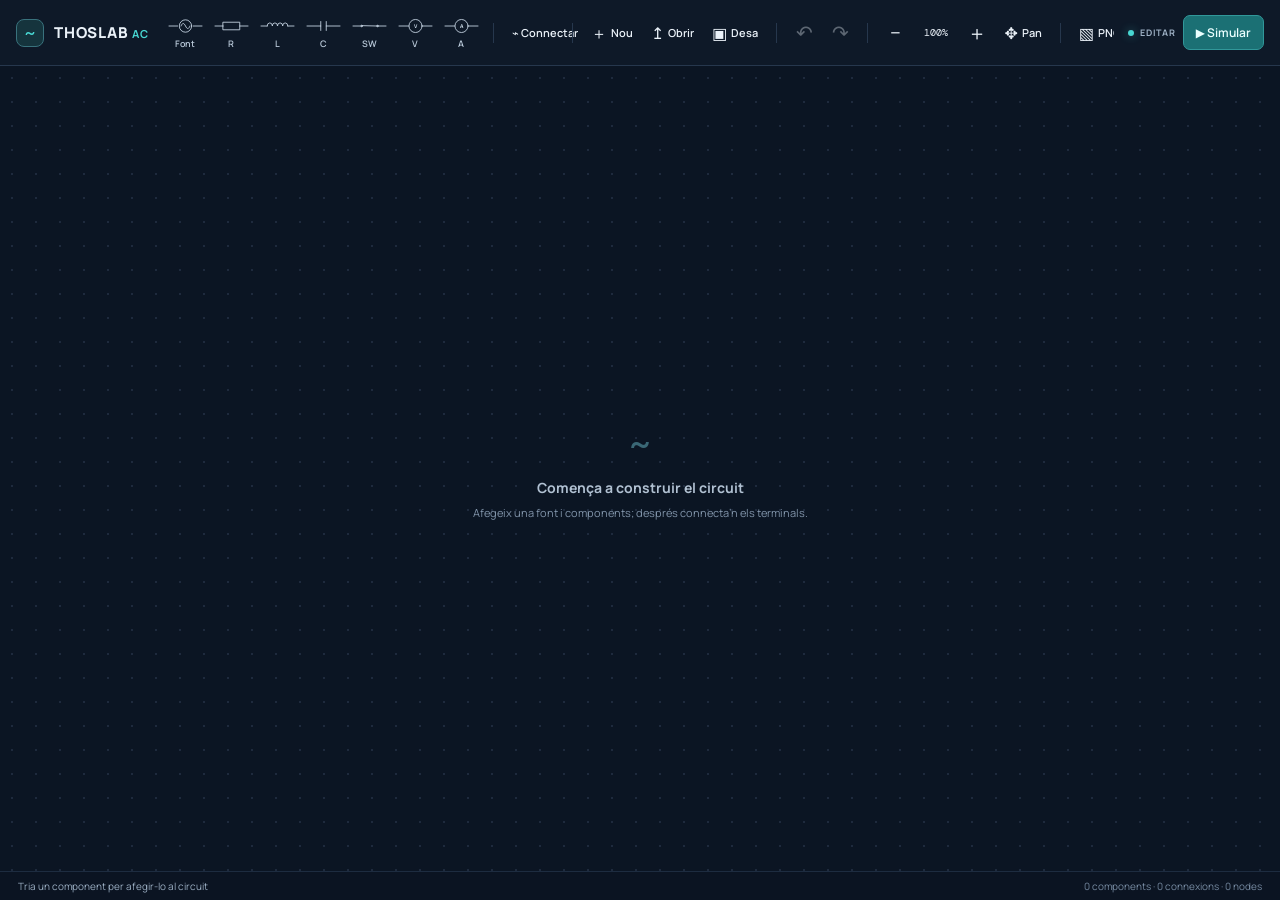
<file: thoslab-ac/index.html>
<!doctype html>
<html lang="ca">
<head>
  <meta charset="utf-8">
  <meta name="viewport" content="width=device-width, initial-scale=1">
  <meta name="theme-color" content="#101b2d">
  <title>THOSLAB AC</title>
  <link rel="stylesheet" href="styles.css">
</head>
<body>
  <header class="topbar">
    <a class="brand" href="#" aria-label="THOSLAB AC, inici"><span class="brand-mark">~</span><span>THOSLAB <b>AC</b></span></a>
    <div class="topbar-tools">
      <div class="palette" id="palette" aria-label="Components"></div>
      <div class="toolbar-separator"></div>
      <button class="tool-button" id="wire-btn" title="Connecta dos terminals">⌁ <span>Connectar</span></button>
      <div class="toolbar-separator"></div>
      <div class="toolbar-group file-tools" aria-label="Fitxer">
        <button class="tool-button command-button" id="new-btn" title="Crea un circuit nou"><span class="button-icon">＋</span><span class="command-label">Nou</span></button>
        <button class="tool-button command-button" id="open-btn" title="Obre un circuit JSON"><span class="button-icon">↥</span><span class="command-label">Obrir</span></button>
        <button class="tool-button command-button" id="save-btn" title="Desa el circuit en un fitxer JSON"><span class="button-icon">▣</span><span class="command-label">Desa</span></button>
        <input id="open-file-input" type="file" accept="application/json,.json" hidden>
      </div>
      <div class="toolbar-separator"></div>
      <div class="toolbar-group history-tools" aria-label="Historial">
        <button class="tool-button icon-button" id="undo-btn" title="Desfer" aria-label="Desfer">↶</button>
        <button class="tool-button icon-button" id="redo-btn" title="Refer" aria-label="Refer">↷</button>
      </div>
      <div class="toolbar-separator"></div>
      <div class="toolbar-group view-tools" aria-label="Vista">
        <button class="tool-button icon-button" id="zoom-out-btn" title="Allunya" aria-label="Allunya">−</button>
        <button class="tool-button zoom-level" id="zoom-level" title="Restableix el zoom">100%</button>
        <button class="tool-button icon-button" id="zoom-in-btn" title="Apropa" aria-label="Apropa">＋</button>
        <button class="tool-button command-button" id="pan-btn" title="Desplaça el workspace"><span class="button-icon">✥</span><span class="command-label">Pan</span></button>
      </div>
      <div class="toolbar-separator"></div>
      <button class="tool-button command-button png-button" id="png-btn" title="Baixa una imatge PNG del circuit"><span class="button-icon">▧</span><span class="command-label">PNG</span></button>
    </div>
    <div class="topbar-actions">
      <span class="mode-indicator"><span class="status-dot"></span><span id="mode-label">EDITAR</span></span>
      <button class="button primary" id="simulate-btn">▶ <span>Simular</span></button>
      <button class="button stop hidden" id="stop-btn">■ <span>Aturar</span></button>
    </div>
  </header>
  <main class="app-shell">
    <section class="work-area" aria-label="Espai de treball del circuit">
      <div class="workspace" id="workspace">
        <div class="workspace-grid"></div>
        <svg id="wires-layer" class="wires-layer" aria-hidden="true"></svg>
        <div id="components-layer" class="components-layer"></div>
        <div class="hover-info hidden" id="hover-info" role="status"></div>
        <div class="workspace-empty" id="empty-state"><div class="empty-symbol">~</div><strong>Comença a construir el circuit</strong><span>Afegeix una font i components; després connecta’n els terminals.</span></div>
        <div class="floating-panel hidden" id="inspector" aria-label="Propietats del component"></div>
        <div class="toast hidden" id="toast" role="status"></div>
      </div>
      <footer class="workspace-footer"><span id="tool-hint">Tria un component per afegir-lo al circuit</span><span id="circuit-count">0 components · 0 connexions</span></footer>
      <section class="analysis-area hidden" id="analysis-area" aria-label="Targetes d’anàlisi">
        <div class="cards-dock-head"><strong>Resultats de la simulació</strong><button id="collapse-analysis" title="Plega les targetes">⌄</button></div>
        <div class="analysis-card-row">
          <article class="analysis-card" data-card="scope"><button class="analysis-card-head" data-expand="scope">〰 Scope <span>Ampliar</span></button><div class="analysis-card-body" id="scope-card-content"></div></article>
          <article class="analysis-card" data-card="phasors"><button class="analysis-card-head" data-expand="phasors">↗ Fasors <span>Ampliar</span></button><div class="analysis-card-body" id="phasors-card-content"></div></article>
          <article class="analysis-card" data-card="analysis"><button class="analysis-card-head" data-expand="analysis">Σ Anàlisi <span>Ampliar</span></button><div class="analysis-card-body" id="analysis-card-content"></div></article>
        </div>
      </section>
    </section>
  </main>
  <script src="app.js"></script>
</body>
</html>
</file>
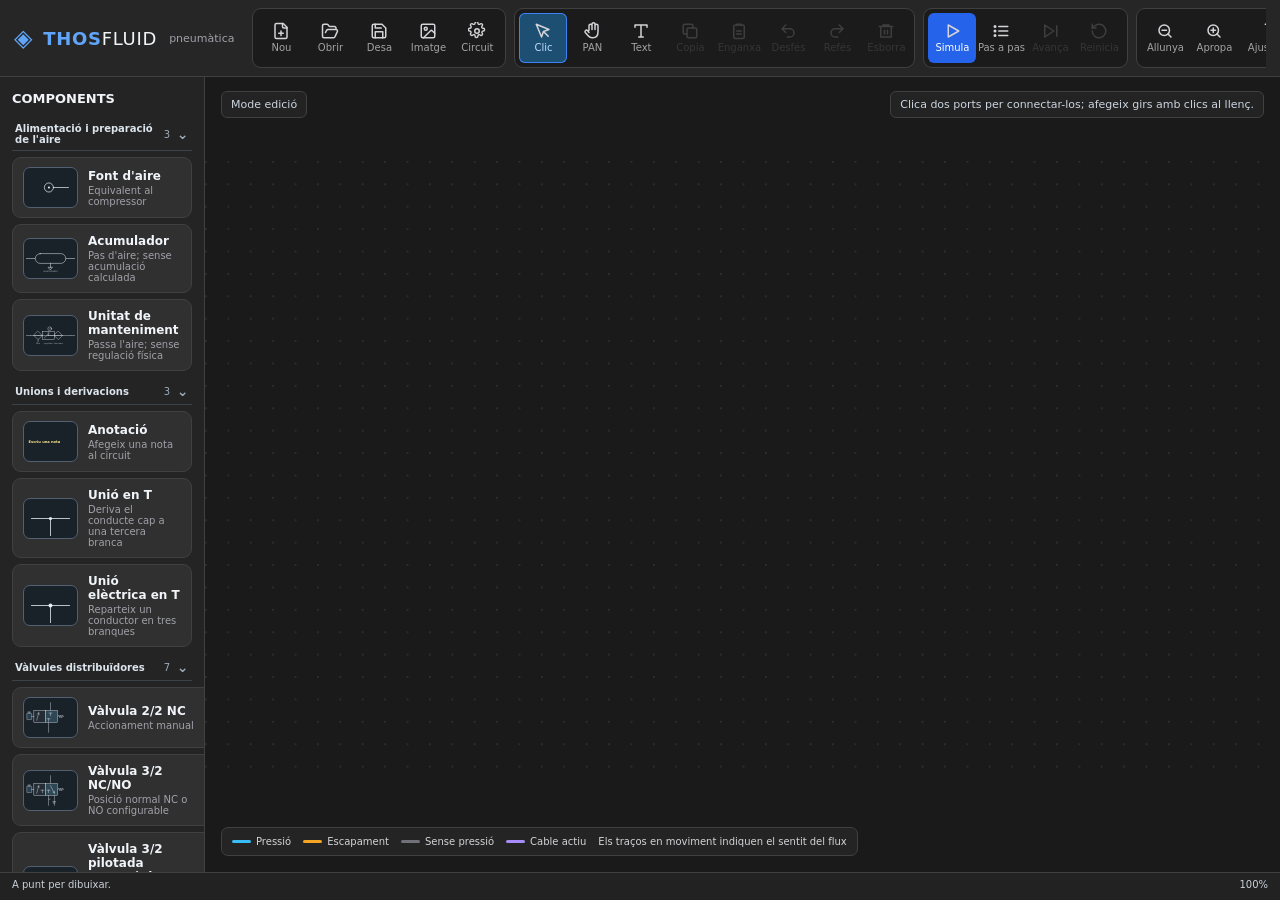
<file: thosfluid-app.html>
<!DOCTYPE html>
<html lang="ca">
<head>
  <meta charset="UTF-8">
  <meta name="viewport" content="width=device-width, initial-scale=1.0">
  <title>THOSFLUID — Simulador pneumàtic</title>
  <link rel="stylesheet" href="thosfluid/app.css?v=20260930-delete-focus-r2">
  <link rel="stylesheet" href="thosfluid/refinements.css?v=20260930-delete-focus-r2">
  <script src="thosfluid/app.js?v=20260930-delete-focus-r2" defer></script>
</head>
<body>
  <div class="app">
    <header class="toolbar">
      <div class="brand"><span class="brand-icon" aria-hidden="true">◈</span><span><strong>THOS</strong>FLUID</span><small>pneumàtica</small></div>
      <div class="toolbar-scroll">
        <div class="toolgroup" aria-label="Fitxer">
          <button id="newBtn" class="tool-button" title="Circuit nou" aria-label="Circuit nou"><svg class="tool-icon" viewBox="0 0 24 24" aria-hidden="true"><path d="M15 2H6a2 2 0 0 0-2 2v16a2 2 0 0 0 2 2h12a2 2 0 0 0 2-2V7Z"/><path d="M14 2v4a2 2 0 0 0 2 2h4"/><path d="M9 15h6M12 12v6"/></svg><span class="tool-label">Nou</span></button>
          <button id="openBtn" class="tool-button" title="Obre un fitxer JSON del dispositiu" aria-label="Obre un fitxer JSON del dispositiu"><svg class="tool-icon" viewBox="0 0 24 24" aria-hidden="true"><path d="m6 14 1.45-2.9A2 2 0 0 1 9.24 10H20a2 2 0 0 1 1.94 2.5l-3.25 7a2 2 0 0 1-1.94 1.5H4a2 2 0 0 1-2-2V5a2 2 0 0 1 2-2h3.9a2 2 0 0 1 1.69.9l.81 1.2a2 2 0 0 0 1.67.9H18a2 2 0 0 1 2 2v2"/></svg><span class="tool-label">Obrir</span></button>
          <button id="saveBtn" class="tool-button" title="Descarrega el circuit en un fitxer JSON" aria-label="Descarrega el circuit en un fitxer JSON"><svg class="tool-icon" viewBox="0 0 24 24" aria-hidden="true"><path d="M19 21H5a2 2 0 0 1-2-2V5a2 2 0 0 1 2-2h11l5 5v11a2 2 0 0 1-2 2z"/><path d="M17 21v-8H7v8M7 3v5h8"/></svg><span class="tool-label">Desa</span></button>
          <button id="exportPngBtn" class="tool-button" title="Descarrega una imatge PNG del llenç" aria-label="Descarrega una imatge PNG del llenç"><svg class="tool-icon" viewBox="0 0 24 24" aria-hidden="true"><rect x="3" y="3" width="18" height="18" rx="2"/><circle cx="9" cy="9" r="2"/><path d="m21 15-3.1-3.1a2 2 0 0 0-2.8 0L6 21"/></svg><span class="tool-label">Imatge</span></button>
          <button id="circuitOptionsBtn" class="tool-button" title="Opcions del circuit" aria-label="Opcions del circuit" aria-expanded="false" aria-controls="circuitOptions"><svg class="tool-icon" viewBox="0 0 24 24" aria-hidden="true"><circle cx="12" cy="12" r="3"/><path d="m19.4 15 .1.1a2 2 0 0 1-2.8 2.8l-.1-.1a2 2 0 0 0-3.4 1.4v.2a2 2 0 0 1-4 0v-.2a2 2 0 0 0-3.4-1.4l-.1.1a2 2 0 0 1-2.8-2.8l.1-.1A2 2 0 0 0 1.6 12h-.2a2 2 0 0 1 0-4h.2A2 2 0 0 0 3 4.6l-.1-.1a2 2 0 0 1 2.8-2.8l.1.1A2 2 0 0 0 9.2.4V.2a2 2 0 0 1 4 0v.2a2 2 0 0 0 3.4 1.4l.1-.1a2 2 0 0 1 2.8 2.8l-.1.1A2 2 0 0 0 20.8 8h.2a2 2 0 0 1 0 4h-.2a2 2 0 0 0-1.4 3z" transform="translate(1 1) scale(.92)"/></svg><span class="tool-label">Circuit</span></button>
          <input id="fileInput" type="file" accept=".json,application/json" hidden>
        </div>
        <div class="toolgroup" aria-label="Edició">
          <button id="clickToolBtn" class="tool-button" aria-label="Clic: selecciona, mou o connecta components" aria-pressed="true" title="Clic: selecciona, mou o connecta components"><svg class="tool-icon" viewBox="0 0 24 24" aria-hidden="true"><path d="m3 3 7.07 16.97 2.51-7.39 7.39-2.51L3 3zM13 13l6 6"/></svg><span class="tool-label">Clic</span></button>
          <button id="panBtn" class="tool-button" aria-label="PAN: mou la vista del llenç" aria-pressed="false" title="PAN: mou la vista del llenç"><svg class="tool-icon" viewBox="0 0 24 24" aria-hidden="true"><path d="M8 11V5a2 2 0 0 1 4 0v5-7a2 2 0 0 1 4 0v7-5a2 2 0 0 1 4 0v8c0 5-3 8-7 8h-1c-2 0-3.5-.8-4.8-2.3L3 14a2 2 0 0 1 3-2.6L8 14"/></svg><span class="tool-label">PAN</span></button>
          <button id="textBtn" class="tool-button" aria-label="Afegeix una anotació de text" title="Afegeix una anotació de text"><svg class="tool-icon" viewBox="0 0 24 24" aria-hidden="true"><path d="M4 7V4h16v3M9 20h6M12 4v16"/></svg><span class="tool-label">Text</span></button>
          <button id="copyBtn" class="tool-button" aria-label="Copia el component seleccionat" title="Copia el component seleccionat" disabled><svg class="tool-icon" viewBox="0 0 24 24" aria-hidden="true"><rect x="8" y="8" width="13" height="13" rx="2"/><path d="M16 8V5a2 2 0 0 0-2-2H5a2 2 0 0 0-2 2v9a2 2 0 0 0 2 2h3"/></svg><span class="tool-label">Copia</span></button>
          <button id="pasteBtn" class="tool-button" aria-label="Enganxa una còpia del component" title="Enganxa una còpia del component" disabled><svg class="tool-icon" viewBox="0 0 24 24" aria-hidden="true"><rect x="5" y="4" width="14" height="18" rx="2"/><path d="M9 4.5V3h6v1.5M9 12h6M9 16h6"/></svg><span class="tool-label">Enganxa</span></button>
          <button id="undoBtn" class="tool-button" aria-label="Desfés (Ctrl+Z)" title="Desfés (Ctrl+Z)"><svg class="tool-icon" viewBox="0 0 24 24" aria-hidden="true"><path d="M9 14 4 9l5-5M4 9h10.5a5.5 5.5 0 0 1 5.5 5.5v0a5.5 5.5 0 0 1-5.5 5.5H11"/></svg><span class="tool-label">Desfés</span></button>
          <button id="redoBtn" class="tool-button" aria-label="Refés (Ctrl+Y)" title="Refés (Ctrl+Y)"><svg class="tool-icon" viewBox="0 0 24 24" aria-hidden="true"><path d="m15 14 5-5-5-5M20 9H9.5A5.5 5.5 0 0 0 4 14.5v0A5.5 5.5 0 0 0 9.5 20H13"/></svg><span class="tool-label">Refés</span></button>
          <button id="deleteBtn" class="tool-button" aria-label="Esborra la selecció (Supr)" title="Esborra la selecció (Supr)"><svg class="tool-icon" viewBox="0 0 24 24" aria-hidden="true"><path d="M3 6h18M19 6v14H5V6M8 6V4h8v2M10 11v5M14 11v5"/></svg><span class="tool-label">Esborra</span></button>
        </div>
        <div class="toolgroup" aria-label="Simulació">
          <button id="simulateBtn" class="primary tool-button" aria-label="Inicia la simulació" title="Inicia la simulació"><svg id="simulateIcon" class="tool-icon" viewBox="0 0 24 24" aria-hidden="true"><path d="m7 4 14 8-14 8z"/></svg><span id="simulateLabel" class="tool-label">Simula</span></button>
          <button id="stepModeBtn" class="tool-button" aria-label="Activa o desactiva el mode pas a pas" aria-pressed="false" title="Activa el mode pas a pas"><svg class="tool-icon" viewBox="0 0 24 24" aria-hidden="true"><path d="M9 6h12M9 12h12M9 18h12"/><circle cx="4" cy="6" r="1"/><circle cx="4" cy="12" r="1"/><circle cx="4" cy="18" r="1"/></svg><span class="tool-label">Pas a pas</span></button>
          <button id="stepBtn" class="tool-button" aria-label="Avança un pas de simulació" title="Avança un pas de simulació" disabled><svg class="tool-icon" viewBox="0 0 24 24" aria-hidden="true"><path d="m5 4 12 8-12 8zM21 5v14"/></svg><span class="tool-label">Avança</span></button>
          <button id="resetBtn" class="tool-button" aria-label="Reinicia la simulació" title="Reinicia la simulació" disabled><svg class="tool-icon" viewBox="0 0 24 24" aria-hidden="true"><path d="M3 12a9 9 0 1 0 3-6.7L3 8"/><path d="M3 3v5h5"/></svg><span class="tool-label">Reinicia</span></button>
        </div>
        <div class="toolgroup" aria-label="Vista">
          <button id="zoomOutBtn" class="tool-button" aria-label="Allunya" title="Allunya"><svg class="tool-icon" viewBox="0 0 24 24" aria-hidden="true"><circle cx="11" cy="11" r="7"/><path d="m20 20-4-4M8 11h6"/></svg><span class="tool-label">Allunya</span></button>
          <button id="zoomInBtn" class="tool-button" aria-label="Apropa" title="Apropa"><svg class="tool-icon" viewBox="0 0 24 24" aria-hidden="true"><circle cx="11" cy="11" r="7"/><path d="m20 20-4-4M11 8v6M8 11h6"/></svg><span class="tool-label">Apropa</span></button>
          <button id="fitBtn" class="tool-button" aria-label="Ajusta la vista" title="Ajusta la vista"><svg class="tool-icon" viewBox="0 0 24 24" aria-hidden="true"><polyline points="15 3 21 3 21 9M9 21H3v-6M21 3l-7 7M3 21l7-7"/></svg><span class="tool-label">Ajusta</span></button>
        </div>
      </div>
    </header>

    <main class="workspace">
      <aside class="library" aria-label="Biblioteca de components">
        <div class="aside-title"><span>COMPONENTS</span></div>
        <div id="libraryItems" class="library-items"></div>
        <div class="library-footer">
          <button id="exampleSupplyBtn">Exemple alimentació</button>
          <button id="exampleFlowBtn">Exemple regulador</button>
          <button id="exampleBranchBtn">Exemple derivació en T</button>
          <button id="exampleValve2Btn">Exemple 2/2</button>
          <button id="exampleSimpleBtn">Exemple 3/2</button>
          <button id="exampleThreeTwoNoBtn">Exemple 3/2 NO</button>
          <button id="exampleValve4Btn">Exemple 4/2</button>
          <button id="exampleDoubleBtn">Exemple 5/2</button>
          <button id="exampleLimitBtn">Exemple final de cursa</button>
          <button id="exampleLogicBtn">Exemple lògica AND</button>
          <button id="exampleTimerBtn">Exemple temporitzador</button>
          <button id="exampleElectricBtn">Exemple electroneumàtica</button>
          <button id="exampleQuickExhaustBtn">Exemple escapament ràpid</button>
          <button id="exampleElectricBistableBtn">Exemple 5/2 biestable</button>
          <button id="examplePilot3Btn">Exemple 3/2 pilotada</button>
          <button id="examplePressureSequenceBtn">Exemple vàlvula seqüencial</button>
          <button id="exampleMagneticSensorBtn">Exemple sensor magnètic</button>
          <button id="exampleElectricTimerBtn">Exemple relé temporitzador</button>
        </div>
      </aside>

      <section class="canvas-panel" aria-label="Editor de circuits">
        <div class="canvas-top"><span id="modeLabel">Mode edició</span><span id="canvasHint">Clica dos ports per connectar-los.</span></div>
        <svg id="circuitCanvas" viewBox="0 0 1200 700" role="group" tabindex="0" aria-label="Llenç del circuit. Amb una connexió pendent, les fletxes del teclat mouen el punt de recorregut i Retorn l'afegeix.">
          <defs><pattern id="grid" width="25" height="25" patternUnits="userSpaceOnUse"><circle cx="1" cy="1" r="1" fill="#353535"/></pattern></defs>
          <rect width="1200" height="700" fill="url(#grid)" data-background="1"></rect>
          <g id="world"></g>
        </svg>
        <div class="legend"><span><i class="line pressure"></i> Pressió</span><span><i class="line exhaust"></i> Escapament</span><span><i class="line idle"></i> Sense pressió</span><span><i class="line electric"></i> Cable actiu</span><span>Els traços en moviment indiquen el sentit del flux</span></div>
        <aside id="componentInspector" class="inspector floating-panel" aria-label="Propietats del component" hidden>
          <div id="inspectorHandle" class="panel-heading">
            <strong id="inspectorTitle">Component</strong>
            <button id="closeInspectorBtn" class="close-panel" aria-label="Tanca les propietats">×</button>
          </div>
          <div id="selectionPanel" class="selection-panel"></div>
        </aside>
      </section>

      <aside id="circuitOptions" class="circuit-options floating-panel" aria-label="Opcions del circuit" hidden>
        <div class="panel-heading"><strong>Circuit</strong><button id="closeCircuitOptionsBtn" class="close-panel" aria-label="Tanca les opcions del circuit">×</button></div>
        <p id="circuitCount" class="aside-help">0 components</p>
        <label class="field-label" for="circuitName">Nom</label>
        <input id="circuitName" class="text-field" type="text" maxlength="80" value="Circuit nou">
        <div class="section-divider"></div>
        <p class="privacy-note"><strong>Còpia automàtica:</strong> es desa l'últim circuit en aquest navegador per poder-lo recuperar si tanques la pàgina.</p>
        <button id="clearBackupBtn" class="secondary wide">Esborra la còpia</button>
        <div id="restorePanel" class="restore-panel" hidden>
          <strong>Hi ha un circuit recuperable</strong><p>És una còpia local de l'última edició.</p><button id="restoreBtn" class="secondary wide">Recupera l'últim circuit</button>
        </div>
        <div class="section-divider"></div>
        <p class="privacy-note">Els circuits es descarreguen al teu dispositiu. No s'envien a cap servidor.</p>
      </aside>
    </main>
    <footer class="statusbar"><span id="statusText" role="status" aria-live="polite">A punt per dibuixar.</span><span id="zoomLabel">100%</span></footer>
  </div>
</body>
</html>
</file>
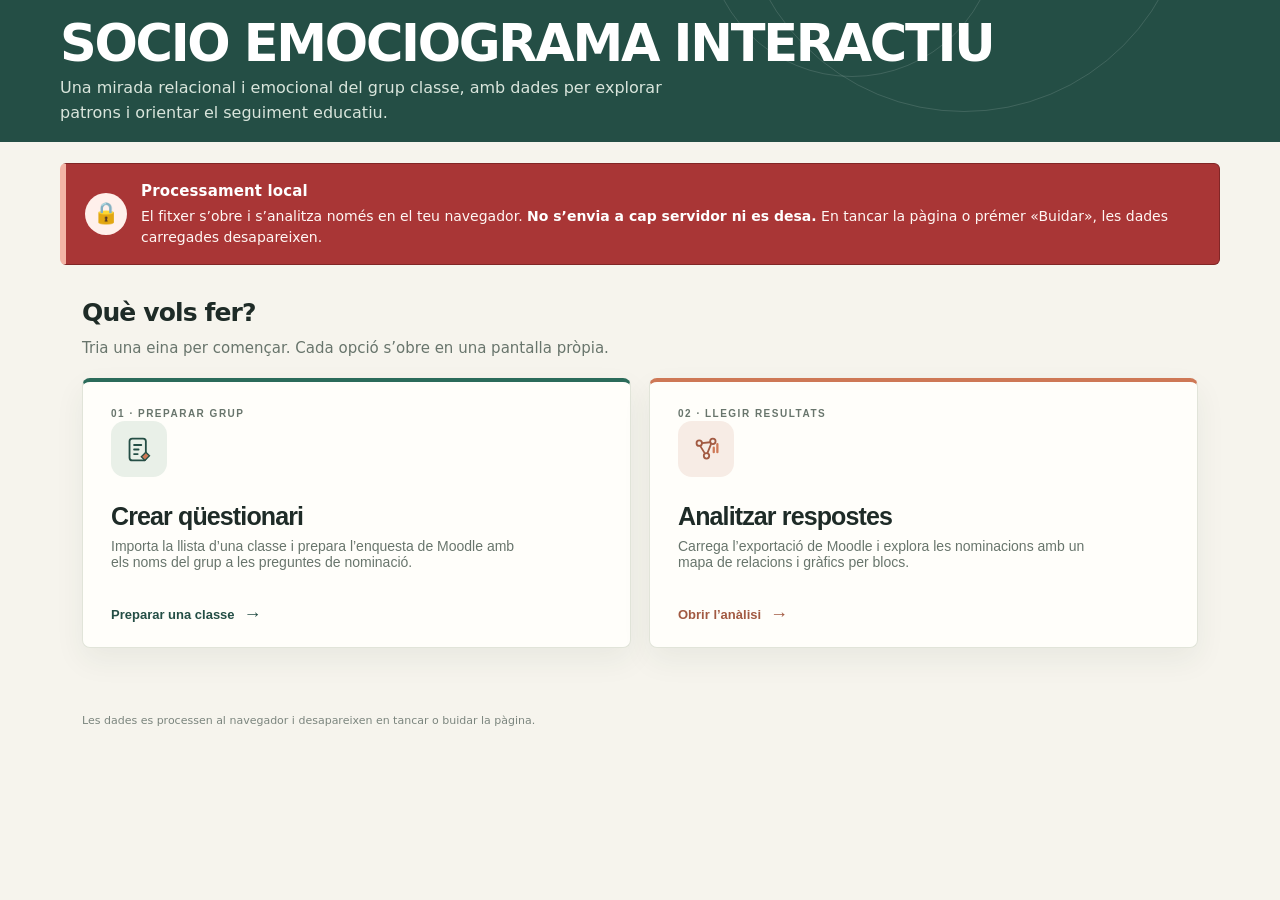
<file: thosvincle-app.html>
<!doctype html>
<html lang="ca">
<head>
<meta charset="utf-8">
<meta name="viewport" content="width=device-width, initial-scale=1">
<meta name="description" content="Eina interna per crear qüestionaris de convivència i analitzar relacions de grup.">
<title>SOCIO EMOCIOGRAMA INTERACTIU · CESC</title>
<style>

:root{--ink:#1e2b27;--muted:#68756c;--line:#e1e4d9;--paper:#f6f4ed;--white:#fffefa;--forest:#244e45;--green:#2b6b5a;--leaf:#e9f0e8;--clay:#ce7856;--shadow:0 12px 30px #253d3010}
*{box-sizing:border-box}body{margin:0;background:var(--paper);color:var(--ink);font:15px/1.58 "Aptos","Segoe UI",system-ui,sans-serif}
header{position:relative;isolation:isolate;overflow:hidden;background:var(--forest);color:#fff;padding:18px max(24px,calc((100vw - 1160px)/2)) 16px}header:before,header:after{content:"";position:absolute;z-index:-1;border:1px solid #ffffff21;border-radius:50%;width:450px;height:450px;right:7%;top:-340px}header:after{width:290px;height:290px;right:22%;top:-215px}.topline{display:flex;align-items:center;gap:10px;font-size:11px;font-weight:750;letter-spacing:.17em;text-transform:uppercase;color:#c7dbcf}.topline:before{content:"";width:8px;height:8px;border-radius:50%;background:#e7a27f;box-shadow:0 0 0 5px #e7a27f25}h1{width:max-content;max-width:100%;white-space:nowrap;font-size:clamp(16px,5vw,51px);letter-spacing:-.045em;line-height:1.02;margin:0 0 5px;font-weight:800}header p{max-width:650px;margin:0;color:#d9e5dc;font-size:16px}.privacy{display:flex;align-items:center;gap:14px;margin:21px auto 0;max-width:1160px;border:1px solid #812626;border-left:6px solid #f3b4a6;background:#a93636;color:#fff;padding:16px 19px;border-radius:6px;font-size:14px;animation:privacyPulse 2.7s ease-in-out infinite}.privacy-mark{display:grid;place-items:center;flex:0 0 42px;width:42px;height:42px;border-radius:50%;background:#fff0eb;color:#8d2929;font-size:21px}.privacy strong{display:block;margin:0 0 3px;color:#fff;font-size:15px;letter-spacing:.01em}.privacy-copy{margin:0;line-height:1.5;color:#fff7f4}.privacy em{font-style:normal;font-weight:800;color:#fff}@keyframes privacyPulse{0%,100%{transform:scale(1);box-shadow:0 4px 14px #84262620;border-color:#812626}50%{transform:scale(1.055);box-shadow:0 0 0 8px #d84c4c36,0 14px 34px #84262645;border-color:#f0a196}}@media(prefers-reduced-motion:reduce){.privacy{animation:none}}main{max-width:1160px;margin:28px auto 64px;padding:0 22px}.panel{display:none}.panel.active{display:block}.grid{display:grid;grid-template-columns:1.12fr .88fr;gap:18px;align-items:start}.card{background:var(--white);border:1px solid var(--line);border-radius:7px;padding:25px;box-shadow:var(--shadow);margin-bottom:18px}.card h2{font-size:23px;letter-spacing:-.03em;margin:0 0 5px}.card h3{font-size:17px;letter-spacing:-.015em;margin:0 0 8px}.lede,.muted{color:var(--muted)}.lede{margin:0 0 19px}.step{display:flex;gap:13px;align-items:flex-start}.number{display:grid;place-items:center;flex:0 0 29px;height:29px;border-radius:7px;background:var(--leaf);color:var(--forest);font-size:13px;font-weight:800}.step p{margin:1px 0 15px}.field{display:block;margin:16px 0 7px;font-weight:700;font-size:13px}input[type=file],input[type=text],select{font:inherit;color:var(--ink)}input[type=file]{display:block;width:100%;padding:14px;border:1px dashed #9dad9e;background:#f8f8f2;border-radius:5px}input[type=text],select{width:100%;padding:10px 11px;border:1px solid #cbd4ca;border-radius:5px;background:#fffefa}input:focus,select:focus,button:focus-visible{outline:3px solid #e4a08277;outline-offset:2px}.btn{display:inline-flex;align-items:center;justify-content:center;border:0;border-radius:5px;padding:11px 16px;background:var(--forest);color:white;font:700 14px system-ui;cursor:pointer;transition:transform .15s,background .15s}.btn:hover:not(:disabled){background:#193d36;transform:translateY(-1px)}.btn.secondary{background:#f0f2eb;color:#284940;border:1px solid #dce2d9}.btn:disabled{opacity:.48;cursor:not-allowed}.actions{display:flex;flex-wrap:wrap;gap:9px;margin-top:15px}.hint{font-size:12px;color:var(--muted);margin:7px 0}.status{margin-top:14px;padding:11px 13px;background:#f0f1ea;border-radius:5px;color:#425f54;font-size:13px}.status.error{background:#fbede7;color:#8d3528}.status.good{background:#eaf3e9;color:#205852}.preview{overflow:auto;max-height:280px;margin-top:13px;border:1px solid var(--line);border-radius:5px}table{border-collapse:collapse;width:100%;font-size:12px}th,td{text-align:left;padding:8px 10px;border-bottom:1px solid var(--line);white-space:nowrap}th{position:sticky;top:0;background:#f0f1ea;color:#39564d}.map-wrap{overflow:auto;background:#fbfaf5;border:1px solid var(--line);border-radius:5px}.map-wrap svg{display:block;width:100%;min-width:520px;height:auto}.legend{display:flex;gap:16px;flex-wrap:wrap;color:var(--muted);font-size:12px;margin-top:9px}.dot{display:inline-block;width:10px;height:10px;border-radius:50%;margin-right:5px}.metrics{display:grid;grid-template-columns:repeat(3,1fr);gap:10px;margin:15px 0}.metric{padding:15px 17px;border:1px solid var(--line);border-radius:6px;background:var(--white)}.metric b{display:block;font-size:26px;line-height:1.1;color:var(--forest)}.metric span{font-size:12px;color:var(--muted)}.bars{display:grid;gap:10px}.barrow{display:grid;grid-template-columns:minmax(110px,200px) 1fr 32px;align-items:center;gap:10px;font-size:12px}.track{height:10px;border-radius:2px;background:#edf0e9;overflow:hidden}.fill{height:100%;border-radius:2px;background:linear-gradient(90deg,#4f9b82,#d18a67)}.choices{display:grid;grid-template-columns:1fr 1fr;gap:8px}.check{display:flex;gap:8px;align-items:flex-start;padding:9px;border:1px solid var(--line);border-radius:5px;font-size:12px;overflow-wrap:anywhere}.check input{margin-top:4px;accent-color:var(--green)}.interpret{border-left:3px solid var(--clay);padding:12px 14px;background:#faf0e8;border-radius:0 5px 5px 0;color:#614b3e;font-size:13px}.hidden{display:none!important}.pill{display:inline-block;border:1px solid #d7e2d9;border-radius:99px;padding:2px 8px;font-size:10px;color:#58746a;margin-left:6px;vertical-align:middle;letter-spacing:.04em;text-transform:uppercase}footer{max-width:1160px;margin:0 auto 36px;padding:0 22px;color:#7b857e;font-size:11px}
.home-intro{margin:0 0 18px}.home-intro h2{font-size:25px;letter-spacing:-.035em;margin:0 0 4px}.home-intro p{margin:0;color:var(--muted)}.menu-grid{display:grid;grid-template-columns:1fr 1fr;gap:18px}.menu-card{position:relative;display:flex;min-height:270px;flex-direction:column;align-items:flex-start;text-align:left;padding:26px 28px 22px;border:1px solid var(--line);border-top:4px solid var(--green);border-radius:8px;background:var(--white);color:var(--ink);box-shadow:var(--shadow);cursor:pointer;transition:transform .18s,box-shadow .18s,border-color .18s}.menu-card:nth-child(2){border-top-color:var(--clay)}.menu-card:hover{transform:translateY(-3px);box-shadow:0 18px 36px #253d3018}.menu-icon{display:grid;place-items:center;width:56px;height:56px;margin:2px 0 19px;border-radius:14px;background:var(--leaf);color:var(--forest)}.menu-card:nth-child(2) .menu-icon{background:#f7ece5;color:#a25a42}.menu-icon svg{width:29px;height:29px}.menu-eyebrow{font-size:10px;font-weight:800;letter-spacing:.15em;text-transform:uppercase;color:var(--muted)}.menu-card h2{font-size:25px;letter-spacing:-.035em;margin:6px 0 7px}.menu-card p{max-width:420px;margin:0 0 22px;color:var(--muted);font-size:14px}.menu-cta{display:flex;align-items:center;gap:9px;margin-top:auto;color:var(--forest);font-size:13px;font-weight:750}.menu-card:nth-child(2) .menu-cta{color:#a25a42}.menu-cta b{font-size:18px;transition:transform .18s}.menu-card:hover .menu-cta b{transform:translateX(4px)}.back-link{display:flex;width:min(100%,370px);min-height:76px;align-items:center;gap:15px;margin:0 0 22px;padding:13px 17px;border:1px solid #dce3d9;border-left:4px solid var(--clay);border-radius:7px;background:var(--white);box-shadow:0 7px 20px #253d300b;color:var(--forest);text-align:left;font:700 14px system-ui;cursor:pointer;transition:transform .16s,box-shadow .16s}.back-link:hover{transform:translateY(-2px);box-shadow:0 12px 26px #253d3015}.back-icon{display:grid;place-items:center;flex:0 0 42px;width:42px;height:42px;border-radius:9px;background:#f7ece5;color:#a25a42;font-size:23px}.back-copy{display:grid;gap:2px}.back-copy small{color:var(--muted);font-size:11px;font-weight:500}
@media(max-width:720px){header{padding-top:20px}header:before{right:-70%;}.grid{grid-template-columns:1fr}.menu-grid{grid-template-columns:1fr}.menu-card{min-height:225px;padding:22px}.menu-card h2{font-size:22px}.metrics{grid-template-columns:1fr 1fr}.card{padding:18px}.barrow{grid-template-columns:110px 1fr 25px}.choices{grid-template-columns:1fr}}
.analysis-flow{display:grid;gap:16px}.analysis-step{padding:18px;border:1px solid var(--line);border-radius:8px;background:#fbfcf8}.analysis-step h3{display:flex;align-items:center;gap:10px;margin:0 0 9px;font-size:17px}.analysis-step .field{margin-top:7px}.analysis-step p{margin:5px 0;color:var(--muted);font-size:13px}.review-list{display:grid;gap:9px;margin:13px 0}.review-row{display:grid;grid-template-columns:minmax(150px,1fr) minmax(150px,1fr);gap:12px;align-items:center;padding:10px 12px;border:1px solid var(--line);border-radius:6px;background:#fff}.review-row span{font-size:13px}.review-row select{margin:0}.review-good{color:#216951;font-weight:700}.review-warn{color:#9a5637;font-weight:700}.simple-details{margin-top:14px;border-top:1px solid var(--line);padding-top:12px}.simple-details summary{cursor:pointer;color:var(--forest);font-size:13px;font-weight:700}.simple-details .grid{margin-top:14px}.simple-details .preview{max-height:220px}.overview-strip{display:grid;grid-template-columns:repeat(3,1fr);gap:10px;margin-bottom:16px}.overview-strip div{background:#eef4ee;padding:15px;border-radius:7px}.overview-strip b{display:block;color:var(--forest);font-size:24px}.overview-strip span{font-size:12px;color:var(--muted)}@media(max-width:720px){.review-row{grid-template-columns:1fr}.overview-strip{grid-template-columns:1fr 1fr}}
details.card>summary{cursor:pointer;color:var(--forest);font-size:18px;font-weight:750}details.card[open]>summary{margin-bottom:18px}
.dashboard-nav{display:flex;flex-wrap:wrap;gap:8px;margin:0 0 18px}.dashboard-nav button{border:1px solid #cddbd1;border-radius:999px;background:#fff;color:var(--forest);padding:8px 12px;font:700 12px system-ui;cursor:pointer}.dashboard-nav button:hover{background:var(--leaf)}.dashboard-section{scroll-margin-top:18px}.dashboard-section>h2{font-size:24px;margin:25px 0 12px;color:var(--forest)}.signal-grid{display:grid;grid-template-columns:repeat(4,1fr);gap:12px}.signal-card{padding:15px;border:1px solid var(--line);border-left:5px solid var(--clay);border-radius:7px;background:#fff}.signal-card b{display:block;font-size:24px;color:var(--forest)}.signal-card span{font-size:13px}.signal-card small{display:block;margin-top:6px;color:var(--muted)}.question-bars{display:grid;gap:20px}.question-bars h4{margin:0 0 7px;font-size:14px;line-height:1.4}.stacked{display:flex;width:100%;height:18px;overflow:hidden;border-radius:5px;background:#e8ece7}.stacked span{height:100%}.answer-legend{display:flex;flex-wrap:wrap;gap:6px 14px;margin-top:6px;font-size:11px;color:var(--muted)}.answer-legend i{display:inline-block;width:9px;height:9px;border-radius:2px;margin-right:5px}.nomination-bars .barrow{grid-template-columns:minmax(250px,1.5fr) minmax(90px,1fr) 32px}.nomination-bars .barrow span{line-height:1.35}.dashboard-summary{padding:12px 14px;border-radius:7px;background:#eef4ee;color:#31564b;font-size:13px}.coverage-warning{padding:13px 15px;border-left:5px solid var(--clay);border-radius:6px;background:#fff4e9;color:#6c4935;font-size:13px}.map-controls{display:grid;gap:6px;max-width:580px;margin:0 0 14px}.map-metrics{display:flex;gap:10px;flex-wrap:wrap;margin:10px 0;color:var(--muted);font-size:12px}@media(max-width:700px){.nomination-bars .barrow{grid-template-columns:minmax(140px,1fr) minmax(65px,.65fr) 28px}}@media(max-width:900px){.signal-grid{grid-template-columns:repeat(2,1fr)}}@media(max-width:600px){.signal-grid{grid-template-columns:1fr}}
.profile-columns{display:grid;grid-template-columns:1fr 1fr;gap:18px}.profile-columns>.card{min-width:0}.profile-answers{display:grid;gap:0}.profile-answers h3{margin:20px 0 8px}.profile-answer{display:grid;grid-template-columns:minmax(0,1.5fr) minmax(130px,.8fr);gap:12px;align-items:start;padding:11px 0;border-bottom:1px solid var(--line);font-size:12px}.profile-answer span{line-height:1.45}.profile-answer strong{color:var(--forest);font-weight:750;text-align:right;overflow-wrap:anywhere}.profile-mentions{display:grid;grid-template-columns:1fr 1fr;gap:8px}.profile-mention{display:flex;gap:10px;align-items:center;padding:9px;border:1px solid var(--line);border-radius:6px;background:#fbfcf8;font-size:12px}.profile-mention>b{display:grid;place-items:center;flex:0 0 30px;width:30px;height:30px;border-radius:50%;background:#e1eee7;color:var(--forest);font-size:16px}.profile-mention span{line-height:1.35}.profile-legend{display:flex;flex-wrap:wrap;gap:8px 18px;font-size:12px;margin-bottom:6px}.profile-legend i{display:inline-block;width:10px;height:10px;border-radius:50%;margin-right:6px}.profile-legend span{white-space:nowrap}#profileMap svg{display:block;width:100%;min-width:620px;height:auto}@media(max-width:820px){.profile-columns{grid-template-columns:1fr}}@media(max-width:600px){.profile-mentions{grid-template-columns:1fr}.profile-answer{grid-template-columns:1fr}.profile-answer strong{text-align:left}}
.profile-map-details{display:grid;grid-template-columns:1fr 1fr;gap:10px;margin:10px 0;font-size:12px}.profile-map-details>div{padding:10px;border:1px solid var(--line);border-radius:6px;background:#fbfcf8;overflow-wrap:anywhere}.map-detail-list{display:flex;flex-wrap:wrap;gap:7px}.map-detail-list span{padding:5px 9px;border:1px solid var(--line);border-radius:99px;background:#fbfcf8;font-size:12px}.map-detail-list b{color:var(--forest)}@media(max-width:650px){.profile-map-details{grid-template-columns:1fr}}.profile-mention--support{--profile-accent:#2b8067;--profile-tint:#eaf6ef}.profile-mention--friction{--profile-accent:#a96c29;--profile-tint:#fff4e5}.profile-mention--action{--profile-accent:#b65048;--profile-tint:#fff0ed}.profile-mention--affected{--profile-accent:#805c9d;--profile-tint:#f6effa}.profile-mention--single,.profile-mention--repeat{border-color:var(--profile-accent);border-left:4px solid var(--profile-accent);background:var(--profile-tint)}.profile-mention--single>b,.profile-mention--repeat>b{background:var(--profile-accent);color:#fff}.profile-mention--support.profile-mention--repeat>b{animation:profileCalmGlow 3.4s ease-in-out infinite}.profile-mention--repeat:not(.profile-mention--support){animation:profileAlertGlow 4.8s ease-in-out infinite}.profile-mention--repeat:not(.profile-mention--support)>b{animation:profileSoftGlitch 4.8s steps(1,end) infinite}@keyframes profileCalmGlow{0%,100%{box-shadow:0 0 0 0 #2b806700}50%{box-shadow:0 0 0 5px #2b80672b}}@keyframes profileAlertGlow{0%,100%{box-shadow:0 0 0 0 transparent}50%{box-shadow:0 0 0 3px var(--profile-tint)}}@keyframes profileSoftGlitch{0%,88%,92%,100%{transform:translate(0,0);text-shadow:none}89%{transform:translate(1px,-1px);text-shadow:1px 0 #fff8}90%{transform:translate(-1px,0);text-shadow:-1px 0 #fff8}91%{transform:translate(0,0);text-shadow:none}}@media(prefers-reduced-motion:reduce){.profile-mention--repeat,.profile-mention--repeat>b{animation:none!important}}
.profile-filter-bar{display:flex;flex-wrap:wrap;gap:8px;margin:12px 0}.profile-filter{display:inline-flex;align-items:center;gap:8px;border:1px solid #c6d5cc;border-radius:999px;background:#fff;color:var(--forest);padding:8px 11px;font:700 12px system-ui;cursor:pointer}.profile-filter i{display:inline-block;width:12px;height:12px;border-radius:50%}.profile-filter[aria-pressed="false"]{opacity:.45;background:#f1f3ef;text-decoration:line-through}.profile-filter[aria-pressed="true"]{box-shadow:0 0 0 2px #2b6b5a14}.profile-link-info{min-height:55px;padding:12px 14px;margin:10px 0;border:1px solid #cbdcd2;border-radius:7px;background:#f2f7f3;color:#294b40;font-size:13px}.profile-link-info b{display:block;font-size:14px}.profile-link-info span{display:block;margin-top:3px}.profile-edge-hit{pointer-events:stroke;cursor:pointer}.profile-edge:hover .profile-edge-line,.profile-edge.is-active .profile-edge-line,.profile-edge:focus .profile-edge-line{stroke-width:5;stroke-opacity:1}.profile-edge:focus{outline:none}.profile-edge:focus-visible .profile-edge-line{stroke-width:5;stroke-opacity:1}.tree-scene{position:relative;min-height:720px;margin:18px 0;padding:22px 20px 20px;overflow:hidden;border:1px solid #d8e3d8;border-radius:15px;background:radial-gradient(ellipse at 50% 26%,#e6f2e5 0,#f7fbf5 58%,#f3f0e5 100%)}.tree-lines{position:absolute;inset:0;width:100%;height:100%;opacity:.42;pointer-events:none}.tree-layer{position:relative;z-index:1;display:flex;justify-content:center;gap:18px}.tree-layer--crown{margin-top:5px}.tree-layer--trunk{margin-top:80px}.tree-layer--root{margin-top:46px}.tree-node{display:flex;flex:1 1 0;max-width:290px;min-height:125px;flex-direction:column;align-items:flex-start;text-align:left;padding:15px 17px;border:1px solid #b8d5c1;border-top:5px solid #368777;border-radius:12px;background:#fffffff2;color:var(--ink);box-shadow:0 9px 22px #23483413;cursor:pointer;transition:transform .18s,box-shadow .18s}.tree-node:hover{transform:translateY(-3px);box-shadow:0 13px 25px #23483426}.tree-node[aria-pressed="true"]{outline:3px solid #36877755;outline-offset:2px}.tree-node span{font-size:13px;font-weight:800}.tree-node b{display:block;margin-top:4px;font-size:29px;line-height:1;color:var(--forest)}.tree-node b em{font-size:14px;font-style:normal;font-weight:600;color:var(--muted)}.tree-node small{display:block;margin-top:auto;padding-top:7px;font-size:11px;color:var(--muted);line-height:1.25}.tree-node--trunk{border-top-color:#508a7f}.tree-node--root{border-top-color:#ac8855}.tree-node[data-tree-node="situations"]{border-top-color:#c46a51}.tree-node[data-tree-node="digital"]{border-top-color:#4b86ab}.tree-node[data-tree-node="proposals"]{border-top-color:#aa8651}.tree-core{position:relative;z-index:1;width:200px;margin:48px auto 0;padding:10px 14px;border-radius:999px;background:#244e45;color:white;text-align:center;font-size:11px;font-weight:800;letter-spacing:.06em;line-height:1.25;box-shadow:0 10px 25px #244e4540}.tree-core strong{font-size:18px;letter-spacing:0}.visual-detail-grid{display:grid;grid-template-columns:1fr 1fr;gap:12px}.visual-detail-item{min-width:0;padding:15px;border:1px solid var(--line);border-radius:8px;background:#fcfdfa}.visual-detail-item h4{margin:0 0 9px;font-size:13px;line-height:1.4}.visual-detail-numbers{display:flex;flex-wrap:wrap;gap:8px}.visual-detail-numbers span{padding:5px 8px;border-radius:6px;background:#eaf2eb;font-size:11px}.visual-choice-list{display:grid;gap:7px}.visual-choice-list>div{display:flex;justify-content:space-between;gap:12px;padding:6px 0;border-bottom:1px solid var(--line);font-size:12px}.visual-choice-list b{color:var(--forest)}.empathy-scene{position:relative;margin:20px 0 16px;padding:22px;overflow:hidden;border:1px solid #d9e4dc;border-radius:20px;background:radial-gradient(circle at center,#f0f7f0 0,#f8fbf7 49%,#eef5ef 100%)}.empathy-connectors{position:absolute;inset:0;width:100%;height:100%;pointer-events:none}.empathy-grid{position:relative;z-index:1;display:grid;grid-template-columns:1fr 1fr;gap:118px 118px}.empathy-center{position:absolute;z-index:3;top:50%;left:50%;display:flex;flex-direction:column;align-items:center;justify-content:center;gap:3px;width:164px;height:164px;margin:0;border:9px solid #e9f3e9;border-radius:50%;background:#244e45;color:#fff;text-align:center;box-shadow:0 12px 28px #244e4540;transform:translate(-50%,-50%)}.empathy-center>b{font-size:40px;line-height:1.05}.empathy-center small{font-size:20px;color:#cce3d7}.empathy-center span{font-size:11px;font-weight:800;letter-spacing:.04em}.empathy-card{position:relative;display:flex;min-height:252px;flex-direction:column;align-items:stretch;text-align:left;gap:6px;padding:21px 22px;border:2px solid var(--empathy-color);border-radius:24px;background:var(--empathy-bg);color:var(--ink);font:inherit;cursor:pointer;box-shadow:0 10px 24px #263d3014;transition:transform .18s,box-shadow .18s}.empathy-card--feel{--empathy-color:#9677ae;--empathy-bg:#faf7fc;border-bottom-right-radius:64px}.empathy-card--live{--empathy-color:#5c91b4;--empathy-bg:#f5fafd;border-bottom-left-radius:64px}.empathy-card--see{--empathy-color:#bd805f;--empathy-bg:#fdf8f4;border-top-right-radius:64px}.empathy-card--need{--empathy-color:#57927b;--empathy-bg:#f5fbf7;border-top-left-radius:64px}.empathy-card:hover{transform:translateY(-3px);box-shadow:0 15px 28px #263d3026}.empathy-card[aria-pressed="true"]{outline:4px solid var(--empathy-color);outline-offset:3px}.empathy-icon{display:flex;align-items:center;justify-content:center;width:43px;height:43px;border-radius:50%;background:var(--empathy-color);color:white;font-size:27px;line-height:1}.empathy-title{display:block;font-size:20px;font-weight:800;line-height:1.2}.empathy-subtitle{display:block;color:var(--muted);font-size:12px;line-height:1.4}.empathy-facts{display:grid;gap:5px;margin-top:5px}.empathy-fact{display:flex;gap:9px;align-items:flex-start;font-size:11px;line-height:1.35}.empathy-fact>b{flex:0 0 27px;font-size:18px;line-height:1;color:var(--empathy-color)}.empathy-open{display:block;margin-top:auto;padding-top:8px;font-size:12px;font-weight:800;color:var(--forest)}.empathy-card:focus-visible{outline:4px solid #244e45;outline-offset:3px}@media(max-width:760px){.empathy-scene{padding:14px}.empathy-connectors{display:none}.empathy-center{position:relative;top:auto;left:auto;width:128px;height:128px;margin:0 auto 18px;border-width:6px;transform:none}.empathy-center>b{font-size:29px}.empathy-center small{font-size:16px}.empathy-grid{grid-template-columns:1fr;gap:13px}.empathy-card{min-height:0;border-radius:18px!important;padding:17px}.empathy-facts{grid-template-columns:1fr}}@media(max-width:760px){.tree-scene{min-height:0}.tree-lines{display:none}.tree-layer{flex-direction:column;align-items:stretch;gap:9px}.tree-layer--trunk,.tree-layer--root{margin-top:14px}.tree-node{max-width:none;min-height:0}.tree-core{margin:18px auto 0}.visual-detail-grid,.empathy-grid{grid-template-columns:1fr}}
</style>
</head>
<body>
<header><h1>SOCIO EMOCIOGRAMA INTERACTIU</h1><p>Una mirada relacional i emocional del grup classe, amb dades per explorar patrons i orientar el seguiment educatiu.</p></header>
<div class="privacy"><span class="privacy-mark" aria-hidden="true">🔒</span><div><strong>Processament local</strong><p class="privacy-copy">El fitxer s’obre i s’analitza només en el teu navegador. <em>No s’envia a cap servidor ni es desa.</em> En tancar la pàgina o prémer «Buidar», les dades carregades desapareixen.</p></div></div>
<main>
<section id="homeMenu"><div class="home-intro"><h2>Què vols fer?</h2><p>Tria una eina per començar. Cada opció s’obre en una pantalla pròpia.</p></div><div class="menu-grid"><button class="menu-card" data-open="create"><span class="menu-eyebrow">01 · Preparar grup</span><span class="menu-icon"><svg viewBox="0 0 32 32" fill="none" aria-hidden="true"><rect x="5" y="4" width="18" height="24" rx="3" stroke="currentColor" stroke-width="2"/><path d="M10 11h8M10 16h5M10 21h4" stroke="currentColor" stroke-width="2" stroke-linecap="round"/><path d="M23 19l4 4-5 5-4-4 5-5z" fill="#ce7856" stroke="currentColor" stroke-width="1.5"/></svg></span><h2>Crear qüestionari</h2><p>Importa la llista d’una classe i prepara l’enquesta de Moodle amb els noms del grup a les preguntes de nominació.</p><span class="menu-cta">Preparar una classe <b aria-hidden="true">→</b></span></button><button class="menu-card" data-open="analyze"><span class="menu-eyebrow">02 · Llegir resultats</span><span class="menu-icon"><svg viewBox="0 0 32 32" fill="none" aria-hidden="true"><circle cx="8" cy="9" r="3" stroke="currentColor" stroke-width="2"/><circle cx="23" cy="7" r="3" stroke="currentColor" stroke-width="2"/><circle cx="16" cy="23" r="3" stroke="currentColor" stroke-width="2"/><path d="M11 9l9-1M9 12l5 8M21 10l-4 10" stroke="currentColor" stroke-width="2"/><path d="M24 19v-5m4 5v-9" stroke="#ce7856" stroke-width="2.5" stroke-linecap="round"/></svg></span><h2>Analitzar respostes</h2><p>Carrega l’exportació de Moodle i explora les nominacions amb un mapa de relacions i gràfics per blocs.</p><span class="menu-cta">Obrir l’anàlisi <b aria-hidden="true">→</b></span></button></div></section>
<button id="backHome" class="back-link hidden" type="button"><span class="back-icon" aria-hidden="true">←</span><span class="back-copy">Menú principal<small>Torna a les dues eines</small></span></button>
<section class="panel" id="create">
 <div class="grid">
  <article class="card"><h2>Crear qüestionari</h2><p class="lede">Importa la llista d’una classe i genera l’XML de Feedback amb les opcions de nominació adaptades als noms del grup.</p>
   <label class="field" for="classfile">1. Tria el full de càlcul</label><input id="classfile" type="file" accept=".csv,.xlsx,.xls">
   <p class="hint">Admet CSV i XLSX. Al full, posa els noms en una columna amb capçalera «Nom» o «Nom complet». Les dades es queden al navegador.</p>
   <div id="classmap" class="hidden"><label class="field" for="groupname">Nom del grup (opcional)</label><input id="groupname" type="text" placeholder="Ex.: 2n ESO A"></div>
   <div id="classstatus" class="status">Encara no s’ha carregat cap classe.</div><div id="classpreview" class="preview hidden"></div>
   <div class="actions"><button id="makexml" class="btn" disabled>Descarrega XML del qüestionari</button><button id="clearclass" class="btn secondary" disabled>Buidar</button></div>
  </article>
  <article class="card"><h3>Què inclou el qüestionari?</h3><div class="step"><span class="number">1</span><p><b>Identificació amb Moodle</b><br><span class="muted">Configura «Enregistrament dels noms d’usuari» perquè les respostes mostrin el nom del compte. L’alumne ja no ha de triar el seu nom.</span></p></div><div class="step"><span class="number">2</span><p><b>Relacions i convivència</b><br><span class="muted">Preguntes de nominació sobre vincles, ajuda, tracte entre companys i situacions observades. A cada pregunta es poden triar fins a tres alumnes; es poden deixar en blanc.</span></p></div><div class="step"><span class="number">3</span><p><b>Benestar, xats i ajuda</b><br><span class="muted">Les preguntes tancades sobre seguretat, com se sent cadascú, xats, xarxes i videojocs i què pot ajudar el grup són obligatòries.</span></p></div><div class="step"><span class="number">4</span><p><b>Importació a Moodle</b><br><span class="muted">A l’activitat Retroalimentació, obre «Importa preguntes» i selecciona l’XML generat.</span></p></div></article>
 </div>
</section>
<section class="panel" id="analyze">
 <div class="grid"><article class="card"><h2>Analitzar respostes</h2><p class="lede">Comprova les persones abans de llegir els resultats del grup.</p><div class="analysis-flow"><div class="analysis-step"><h3><span class="number">1</span> Llista de la classe</h3><label class="field" for="analysisclassfile">Carrega el full de classe (.xlsx)</label><input id="analysisclassfile" type="file" accept=".xlsx"><p>Columnes: Nº, Nom i cognoms, Curs.</p><div id="analysisclassstatus" class="status">Encara no s’ha carregat la classe.</div></div><div class="analysis-step"><h3><span class="number">2</span> Respostes de Moodle</h3><label class="field" for="resultfile">Carrega l’exportació de respostes (.xlsx)</label><input id="resultfile" type="file" accept=".xlsx"><div id="resultstatus" class="status">Encara no s’ha carregat cap resposta.</div></div><div id="reviewPanel" class="analysis-step hidden"><h3><span class="number">3</span> Revisa qui ha respost</h3><p id="reviewSummary"></p><div id="reviewRows" class="review-list"></div><div class="actions"><button id="confirmReview" class="btn">Confirmar i continuar</button></div><div id="reviewStatus" class="status hidden"></div></div><div id="overviewStep" class="analysis-step hidden"><h3><span class="number">4</span> Estat general de la classe</h3><p>La revisió és completa. Ja pots veure la participació de la classe.</p><div class="actions"><button id="analyzebtn" class="btn" disabled>Mostrar l’estat del grup</button></div></div><div class="actions"><button id="clearresults" class="btn secondary" disabled>Buidar dades</button></div></div>
  <details id="advancedMapping" class="simple-details hidden"><summary>Revisar columnes detectades</summary><div id="mapping" class="grid hidden"><div><label class="field" for="respondentcol">Nom del compte Moodle</label><select id="respondentcol"></select></div></div></details><details id="previewDetails" class="simple-details hidden"><summary>Veure el full de respostes importat</summary><div id="resultpreview" class="preview hidden"></div></details>
 </article>
 <article class="card"><h3>Què veuràs després de la revisió?</h3><div class="step"><span class="number">1</span><p><b>Vista general</b><br><span class="muted">Participació i punts que convé revisar.</span></p></div><div class="step"><span class="number">2</span><p><b>Gràfics del grup</b><br><span class="muted">Benestar, ajuda, convivència i propostes.</span></p></div><div class="step"><span class="number">3</span><p><b>Mapa de relacions</b><br><span class="muted">Una pregunta cada vegada, amb el significat de les fletxes sempre visible.</span></p></div><div class="interpret">Les dades ajuden a orientar el seguiment educatiu. Una resposta o una nominació, per si soles, no expliquen tota una situació.</div></article></div>
 <div id="analysisout" class="hidden"><nav class="dashboard-nav" aria-label="Seccions de l’anàlisi"><button type="button" data-jump="dash-overview">Vista general</button><button type="button" data-jump="dash-tree">Arbre de la convivència</button><button type="button" data-jump="dash-empathy">Mapa d’empatia</button><button type="button" data-jump="dash-wellbeing">Benestar</button><button type="button" data-jump="dash-relations">Mapa del grup</button><button type="button" data-jump="dash-convivencia">Convivència</button><button type="button" data-jump="dash-help">Ajuda</button><button type="button" data-jump="dash-actions">Propostes</button><button type="button" data-jump="dash-student">Perfil d’un alumne</button></nav><section id="dash-overview" class="dashboard-section"><h2>Vista general de la classe</h2><article class="card"><div id="classoverview" class="overview-strip"></div><div id="participationBar" class="track" style="height:18px;margin:13px 0 7px"><div class="fill" style="width:0"></div></div><p id="participationText" class="hint"></p><div id="coverageMessage" class="coverage-warning hidden"></div></article><article class="card"><h3>Punts que convé revisar</h3><div id="signalCards" class="signal-grid"></div><p class="hint">Aquests indicadors assenyalen respostes o observacions per contrastar; no estableixen diagnòstics.</p></article></section><section id="dash-tree" class="dashboard-section"><h2>L’arbre de la convivència</h2><article class="card"><p class="lede">Una lectura visual del grup. Cada peça mostra un recompte vinculat a una pregunta concreta. Prem-la per veure totes les preguntes que hi contribueixen.</p><div id="treeCoverage" class="coverage-warning"></div><div id="treeNodes"></div><p class="hint">Les branques no són una puntuació de convivència. Les nominacions són percepcions comunicades i una persona pot aparèixer en més d’una pregunta.</p></article><article id="treeDetail" class="card"></article></section><section id="dash-empathy" class="dashboard-section"><h2>Mapa d’empatia a l’aula</h2><article class="card"><p class="lede">La classe és al centre. Les quatre parts del mapa mostren què expliquen les respostes. Prem una part per veure les seves preguntes i tots els resultats.</p><div id="empathyCoverage" class="coverage-warning"></div><div class="empathy-scene"><svg class="empathy-connectors" viewBox="0 0 1000 650" preserveAspectRatio="none" aria-hidden="true"><path d="M500 325 L250 155 M500 325 L750 155 M500 325 L250 495 M500 325 L750 495" fill="none" stroke="#b5cfc0" stroke-width="7" stroke-linecap="round"/></svg><div id="empathyCenter" class="empathy-center"></div><div id="empathyCards" class="empathy-grid"></div></div><p class="hint">Aquesta vista recull respostes, no atribueix pensaments als alumnes. Les peticions de conversa privada es mostren només com a recompte del grup.</p></article><article id="empathyDetail" class="card"></article></section><section id="dash-wellbeing" class="dashboard-section"><h2>Benestar i seguretat</h2><article class="card"><div id="wellbeingCharts" class="question-bars"></div></article></section><section id="dash-relations" class="dashboard-section"><h2>Mapa del grup</h2><article class="card"><div class="map-controls"><label class="field" for="mapquestion">Quina pregunta vols veure?</label><select id="mapquestion"></select></div><div id="mapMeaning" class="dashboard-summary"></div><div id="mapMetrics" class="map-metrics"></div><div id="network" class="map-wrap"></div><h3 style="margin-top:15px">Persones esmentades en aquesta pregunta</h3><div id="mapDetailList" class="map-detail-list"></div></article></section><section id="dash-convivencia" class="dashboard-section"><h2>Convivència presencial i digital</h2><article class="card"><p class="lede">Persones que han assenyalat almenys una situació a cada pregunta. Les preguntes de tria es podien deixar en blanc.</p><div id="incidentCharts" class="bars nomination-bars"></div></article><article class="card"><h3>Companys que han ajudat</h3><p class="lede">Persones que han observat conductes de suport presencial o digital.</p><div id="positiveActionCharts" class="bars nomination-bars"></div></article><article class="card"><h3>Experiències en xats, xarxes i videojocs</h3><div id="digitalCharts" class="question-bars"></div></article></section><section id="dash-help" class="dashboard-section"><h2>Ajuda disponible</h2><article class="card"><div id="helpCharts" class="question-bars"></div></article><article class="card"><div id="helpChoices"></div></article></section><section id="dash-actions" class="dashboard-section"><h2>Què proposa el grup?</h2><article class="card"><div id="actionCharts"></div></article></section><section id="dash-student" class="dashboard-section"><h2>Perfil d’un alumne</h2><article class="card"><p class="lede">Tria un nom per veure les seves respostes i les relacions comunicades. La lectura depèn de quants companys han respost.</p><label class="field" for="studentSelect">Alumne o alumna</label><select id="studentSelect"><option value="">Tria un alumne o alumna</option></select></article><div id="studentProfile" class="hidden"><article class="card"><h3 id="profileTitle"></h3><div id="profileStatus" class="dashboard-summary"></div><p class="hint">Les mencions són respostes del qüestionari, no una conclusió sobre l’alumne. Cal contrastar les situacions amb altres fonts.</p></article><article class="card"><h3>Mapa de relacions</h3><p class="lede">Les quatre preguntes comparteixen el mateix mapa. Prem un color per mostrar o ocultar les seves fletxes.</p><div class="profile-filter-bar" role="group" aria-label="Preguntes visibles al mapa"><button type="button" class="profile-filter" data-profile-code="A1" aria-pressed="true"><i style="background:#368777"></i>A1 · Estar o treballar</button><button type="button" class="profile-filter" data-profile-code="A2" aria-pressed="true"><i style="background:#c46a51"></i>A2 · Costa estar o treballar</button><button type="button" class="profile-filter" data-profile-code="A5" aria-pressed="true"><i style="background:#397db3"></i>A5 · Amistats</button><button type="button" class="profile-filter" data-profile-code="A6" aria-pressed="true"><i style="background:#b17a2c"></i>A6 · Demanar ajuda</button></div><div id="profileMapMeaning" class="dashboard-summary" style="margin:14px 0 8px"></div><div id="profileMapDetails" class="profile-map-details"></div><div id="profileLinkInfo" class="profile-link-info">Selecciona una fletxa per veure la pregunta exacta i els dos noms.</div><p class="hint">El dibuix inclou només respostes dels alumnes que ja han contestat.</p><div id="profileMap" class="map-wrap"></div></article><div class="profile-columns"><article class="card"><h3>Mencions de vincle i suport rebudes</h3><p class="hint">El verd indica quants companys han triat aquest alumne en cada pregunta. La llum suau apareix a partir de dues mencions.</p><div id="profilePositive" class="profile-mentions"></div></article><article class="card"><h3>Situacions comunicades sobre aquest alumne</h3><p class="hint">A2 indica dificultat per estar o treballar junts; B i F2, una conducta observada; C, una situació que l’alumne ha rebut. Una menció queda marcada; l’avís animat apareix a partir de dos companys diferents en la mateixa pregunta. Cal contrastar les respostes.</p><div id="profileConcern" class="profile-mentions"></div></article></div><article class="card"><h3>Què ha respost l’alumne?</h3><div id="profileOwnAnswers" class="profile-answers"></div></article><div class="profile-columns"><article class="card"><h3>Companys que ha triat</h3><div id="profileChosen" class="profile-answers"></div><p id="profileChosenEmpty" class="muted">No hi ha tries disponibles.</p></article><article class="card"><h3>Situacions que ha observat</h3><div id="profileObserved" class="profile-answers"></div><p id="profileObservedEmpty" class="muted">No hi ha nominacions disponibles.</p></article></div></div></section><article class="card"><h3>Com llegir aquestes dades</h3><div class="interpret">Les nominacions descriuen percepcions i situacions comunicades. Cal contrastar-les amb l’observació i les converses de seguiment del centre. Una persona que no rep una tria en aquest qüestionari no és necessàriament una persona aïllada.</div><p class="hint">Les preguntes del bloc E fan referència a dues setmanes; les dels blocs B, C, D i F, a quatre setmanes. «No faig servir aquests espais» no es compta com a «Mai».</p></article></div>
</section>
</main>
<footer>Les dades es processen al navegador i desapareixen en tancar o buidar la pàgina.</footer>
<script>
(()=>{
const $=s=>document.querySelector(s), state={classRows:null,classHeaders:[],classFile:'',resultRows:null,resultHeaders:[],resultFile:''};
function showPanel(id){$('#homeMenu').classList.add('hidden');$('#backHome').classList.remove('hidden');document.querySelectorAll('.panel').forEach(x=>x.classList.toggle('active',x.id===id));document.querySelector('#'+id).scrollIntoView({behavior:'smooth',block:'start'})}document.querySelectorAll('.menu-card').forEach(b=>b.addEventListener('click',()=>showPanel(b.dataset.open)));$('#backHome').addEventListener('click',()=>{$('#backHome').classList.add('hidden');document.querySelectorAll('.panel').forEach(x=>x.classList.remove('active'));$('#homeMenu').classList.remove('hidden');$('#homeMenu').scrollIntoView({behavior:'smooth',block:'start'})});
function status(el,msg,type=''){el.textContent=msg;el.className='status'+(type?' '+type:'')}
function parseCSV(text){text=text.replace(/^\uFEFF/,'');const first=text.split(/\r?\n/).find(x=>x.trim())||'';let delim=',',best=-1;for(const d of [',',';','\t']){let n=0,q=false;for(let i=0;i<first.length;i++){if(first[i]==='"'){if(q&&first[i+1]==='"')i++;else q=!q}else if(first[i]===d&&!q)n++}if(n>best){best=n;delim=d}}const rows=[];let row=[],cell='',q=false;for(let i=0;i<text.length;i++){const c=text[i];if(c==='"'){if(q&&text[i+1]==='"'){cell+='"';i++}else q=!q}else if(c===delim&&!q){row.push(cell);cell=''}else if((c==='\n'||c==='\r')&&!q){if(c==='\r'&&text[i+1]==='\n')i++;row.push(cell);if(row.some(v=>v.trim()))rows.push(row);row=[];cell=''}else cell+=c}row.push(cell);if(row.some(v=>v.trim()))rows.push(row);return rows}
function colIndex(ref){let s=(ref.match(/[A-Z]+/)||['A'])[0],n=0;for(const c of s)n=n*26+c.charCodeAt(0)-64;return n-1}
async function unzip(buffer){const dv=new DataView(buffer);let eocd=-1;for(let i=dv.byteLength-22;i>=Math.max(0,dv.byteLength-65558);i--){if(dv.getUint32(i,true)===0x06054b50){eocd=i;break}}if(eocd<0)throw Error('No sembla un XLSX vàlid.');const count=dv.getUint16(eocd+10,true),cd=dv.getUint32(eocd+16,true),files={};let p=cd;for(let z=0;z<count;z++){if(dv.getUint32(p,true)!==0x02014b50)throw Error('Estructura XLSX no reconeguda.');const method=dv.getUint16(p+10,true),size=dv.getUint32(p+20,true),nl=dv.getUint16(p+28,true),el=dv.getUint16(p+30,true),cl=dv.getUint16(p+32,true),off=dv.getUint32(p+42,true),name=new TextDecoder().decode(new Uint8Array(buffer,p+46,nl));const lnl=dv.getUint16(off+26,true),lel=dv.getUint16(off+28,true),start=off+30+lnl+lel,comp=new Uint8Array(buffer,start,size);let bytes;if(method===0)bytes=comp;else if(method===8){if(!('DecompressionStream'in window))throw Error('Aquest navegador no pot obrir XLSX localment. Desa el full com a CSV UTF-8 i torna’l a pujar.');const stream=new Blob([comp]).stream().pipeThrough(new DecompressionStream('deflate-raw'));bytes=new Uint8Array(await new Response(stream).arrayBuffer())}else throw Error('Mètode de compressió XLSX no admès.');files[name]=new TextDecoder().decode(bytes);p+=46+nl+el+cl}return files}
function xmlDoc(text){return new DOMParser().parseFromString(text,'application/xml')}
async function parseXLSX(buffer){const files=await unzip(buffer),wb=xmlDoc(files['xl/workbook.xml']);if(wb.querySelector('parsererror'))throw Error('El full de càlcul no s’ha pogut llegir.');const sheet=wb.getElementsByTagNameNS('*','sheet')[0];if(!sheet)throw Error('El llibre no conté cap full.');const rid=sheet.getAttributeNS('http://schemas.openxmlformats.org/officeDocument/2006/relationships','id')||sheet.getAttribute('r:id');const rel=xmlDoc(files['xl/_rels/workbook.xml.rels']);let target='worksheets/sheet1.xml';for(const r of rel.getElementsByTagNameNS('*','Relationship'))if(r.getAttribute('Id')===rid)target=r.getAttribute('Target').replace(/^\//,'').replace(/^xl\//,'');const path='xl/'+target;const sh=xmlDoc(files[path]);if(sh.querySelector('parsererror'))throw Error('No s’ha pogut llegir el primer full.');let strings=[];if(files['xl/sharedStrings.xml']){const ss=xmlDoc(files['xl/sharedStrings.xml']);strings=Array.from(ss.getElementsByTagNameNS('*','si')).map(si=>Array.from(si.getElementsByTagNameNS('*','t')).map(t=>t.textContent).join(''))}const rows=[];for(const r of sh.getElementsByTagNameNS('*','row')){const cells=[];for(const c of r.children){if(c.localName!=='c')continue;const idx=colIndex(c.getAttribute('r')),type=c.getAttribute('t'),v=c.getElementsByTagNameNS('*','v')[0],is=c.getElementsByTagNameNS('*','is')[0];let val='';if(type==='s'&&v)val=strings[Number(v.textContent)]??'';else if(type==='inlineStr'&&is)val=Array.from(is.getElementsByTagNameNS('*','t')).map(t=>t.textContent).join('');else if(v)val=v.textContent;cells[idx]=val}rows.push(cells)}return rows.filter(r=>r.some(v=>v!==undefined&&String(v).trim()))}
async function readFile(file){const name=file.name.toLowerCase();if(name.endsWith('.csv')||name.endsWith('.txt'))return parseCSV(await file.text());if(name.endsWith('.xlsx'))return parseXLSX(await file.arrayBuffer());if(name.endsWith('.xls'))throw Error('El format XLS antic no està admès. A Moodle, exporta com a CSV o desa el full en format XLSX.');throw Error('Format no admès. Fes servir CSV o XLSX.')}
function cellText(v){return String(v??'').trim()}
function renderTable(el,rows){const headers=rows[0]||[],body=rows.slice(1,6);el.innerHTML='<table><thead><tr>'+headers.map(x=>'<th>'+esc(cellText(x))+'</th>').join('')+'</tr></thead><tbody>'+body.map(r=>'<tr>'+headers.map((_,i)=>'<td>'+esc(cellText(r[i]))+'</td>').join('')+'</tr>').join('')+'</tbody></table>';el.classList.remove('hidden')}
function esc(s){return String(s).replace(/[&<>"']/g,c=>({'&':'&amp;','<':'&lt;','>':'&gt;','"':'&quot;',"'":'&#39;'}[c]))}
function norm(s){return String(s||'').normalize('NFD').replace(/[\u0300-\u036f]/g,'').toLowerCase().replace(/\s+/g,' ').trim()}
function setupClass(rows,file){if(!rows||rows.length<2)throw Error('El fitxer ha de tenir una fila de capçaleres i almenys un alumne.');state.classHeaders=rows[0].map((x,i)=>cellText(x)||`Columna ${i+1}`);state.classRows=rows.slice(1).filter(r=>r.some(x=>cellText(x)));state.classFile=file;state.nameColumnIndex=1;let groupValue=[...new Set(state.classRows.map(r=>cellText(r[2])).filter(Boolean))].join(', ');$('#classmap').classList.remove('hidden');$('#makexml').disabled=false;$('#clearclass').disabled=false;$('#groupname').value=groupValue;renderClassPreview();status($('#classstatus'),`${state.classRows.length} files llegides. Noms de la columna B${groupValue?` · Grup de la columna C: ${groupValue}`:''}.`, 'good')}
function classNames(){const i=state.nameColumnIndex??1,seen=new Set(),names=[];for(const r of state.classRows||[]){const n=cellText(r[i]);if(n&&!seen.has(norm(n))){seen.add(norm(n));names.push(n)}}return names}
function renderClassPreview(){if(!state.classRows)return;const names=classNames();$('#classpreview').innerHTML='<table><thead><tr><th>#</th><th>Nom que anirà a les opcions</th></tr></thead><tbody>'+names.map((n,i)=>`<tr><td>${i+1}</td><td>${esc(n)}</td></tr>`).join('')+'</tbody></table>';$('#classpreview').classList.remove('hidden')}
$('#classfile').addEventListener('change',async e=>{const f=e.target.files[0];if(!f)return;status($('#classstatus'),'Llegint el full…');try{setupClass(await readFile(f),f.name)}catch(err){state.classRows=null;$('#makexml').disabled=true;status($('#classstatus'),err.message,'error')}});
function cdata(s){return '<![CDATA['+String(s).replace(/]]>/g,']]]]><![CDATA[>')+']]>'}
function feedbackItem(id,type,required,text,presentation,options='',label='',dependitem=0,dependvalue=''){const vals={ITEMID:id,ITEMTEXT:text,ITEMLABEL:label,PRESENTATION:presentation,OPTIONS:options,DEPENDITEM:String(dependitem),DEPENDVALUE:dependvalue};return `    <ITEM TYPE="${type}" REQUIRED="${required}">\n${Object.entries(vals).map(([k,v])=>`      <${k}>${cdata(v)}</${k}>`).join('\n')}\n    </ITEM>`}
const questionnaireBlocks = [
  {
    title: 'Bloc A · Relacions i vincles',
    intro: 'Tria fins a tres companys o companyes per pregunta. Pots deixar desplegables en blanc. No et triïs a tu mateix/a.',
    kind: 'nomination',
    questions: [
      ['A1', 'Amb quins companys o companyes t’agrada estar o treballar?'],
      ['A2', 'Amb quins companys o companyes et costa més estar o treballar?'],
      ['A3', 'Quins companys o companyes ajuden algú a sentir-se part del grup?'],
      ['A4', 'Quins companys o companyes animen algú quan està trist o preocupat?'],
      ['A5', 'Quins companys o companyes són els teus amics o amigues més propers de la classe?'],
      ['A6', 'A quins companys o companyes demanaries ajuda si tinguessis un problema?'],
      ['A7', 'Quins companys o companyes ajuden a calmar una discussió sense fer-la més gran?'],
    ],
  },
  {
    title: 'Bloc B · Tracte i convivència',
    intro: 'Pensa en les últimes quatre setmanes. Respon només sobre coses que hagis vist. Si no ho saps, deixa la resposta en blanc.',
    kind: 'nomination',
    questions: [
      ['B1', 'Qui parla malament d’algú quan no hi és o fa córrer rumors?'],
      ['B2', 'Qui empeny, pega, dona puntades o amenaça algú?'],
      ['B3', 'Qui insulta, es burla d’algú o el fa quedar malament?'],
      ['B4', 'Qui deixa algú fora expressament o li diu que no pot estar amb el grup?'],
      ['B5', 'Qui ajuda a aturar una burla o acompanya la persona que la rep?'],
      ['B6', 'Qui riu o anima a continuar quan algú es fica amb un company o companya?'],
      ['B7', 'Qui veu que algú ho passa malament i no l’ajuda ni ho explica a cap adult?'],
    ],
  },
  {
    title: 'Bloc C · A qui li passa?',
    intro: 'Pensa en les últimes quatre setmanes. Tria fins a tres companys o companyes per pregunta, segons el que hagis vist.',
    kind: 'nomination',
    questions: [
      ['C1', 'Qui ha rebut empentes, cops o amenaces?'],
      ['C2', 'Qui ha rebut insults o burles que li fan mal?'],
      ['C3', 'Qui s’ha quedat fora del grup o no ha pogut participar?'],
      ['C4', 'Sobre qui s’han fet córrer rumors que han fet que altres persones l’evitin?'],
    ],
  },
  {
    title: 'Bloc D · Seguretat i ajuda',
    intro: 'Pensa en les últimes quatre setmanes. Marca una resposta per frase.',
    kind: 'personal',
    options: ['Mai', 'Una o dues vegades', 'Cada setmana', 'Diverses vegades per setmana'],
    questions: [
      ['D1', 'M’he sentit segur/a a la meva classe.'],
      ['D2', 'M’ha passat alguna cosa a l’escola que m’ha fet sentir malament o amb por.'],
      ['D3', 'He tingut algú a qui explicar-li un problema amb altres alumnes.'],
      ['D4', 'Un adult del centre m’ha escoltat i m’ha ajudat quan ho he necessitat.'],
      ['D5', 'He vist una situació que em preocupava i he sabut què podia fer.'],
    ],
  },
  {
    title: 'Bloc E · Com em sento a classe',
    intro: 'Pensa en les últimes dues setmanes. Marca una resposta per frase.',
    kind: 'personal',
    options: ['Gens', 'Una mica', 'Bastant', 'Molt'],
    questions: [
      ['E1', 'M’he sentit part del grup de la classe.'],
      ['E2', 'M’he sentit sol/a a l’escola.'],
      ['E3', 'He pogut ser jo mateix/a amb els companys i companyes.'],
      ['E4', 'M’he preocupat per si es reien de mi o em deixaven fora.'],
      ['E5', 'He tingut dificultats per concentrar-me a classe perquè estava preocupat/da.'],
      ['E6', 'A l’escola hi ha hagut una persona adulta amb qui m’he sentit còmode parlant.'],
    ],
  },
  {
    title: 'Bloc F · Xats, xarxes i videojocs',
    intro: 'Pensa en les últimes quatre setmanes i en missatges, xats, xarxes o videojocs amb companys i companyes.',
    kind: 'personal',
    options: ['Mai', 'Una vegada', 'Més d’una vegada', 'No faig servir aquests espais amb companys/es'],
    questions: [
      ['F1', 'He rebut missatges o comentaris en xats, xarxes o videojocs que m’han fet mal.'],
      ['F2', 'M’han deixat fora expressament d’un xat o d’un grup de missatges.'],
      ['F3', 'Algú ha compartit una foto, un vídeo o un missatge meu sense que jo volgués.'],
      ['F4', 'He vist que feien mal a algú en un xat, xarxa o videojoc i he sabut com demanar ajuda.'],
      ['F5', 'Sé a quin adult del centre puc explicar-li un problema que passa en xats, xarxes o videojocs.'],
    ],
  },
  {
    title: 'Bloc F2 · Què passa al grup als xats, xarxes i videojocs?',
    intro: 'Pensa en les últimes quatre setmanes i en xats, xarxes o videojocs amb companys. Respon només sobre situacions que hagis vist o coneguis. Si no ho saps, deixa-ho en blanc.',
    kind: 'nomination',
    questions: [
      ['F2.1', 'Qui ha insultat o s’ha burlat d’un company o companya en un missatge, joc o xarxa?'],
      ['F2.2', 'Qui ha deixat expressament un company o companya fora d’un xat o grup de missatges?'],
      ['F2.3', 'Qui ha compartit una foto, vídeo o missatge d’un company o companya per ridiculitzar-lo/la?'],
      ['F2.4', 'Qui ha defensat o donat suport en un xat, xarxa o videojoc a un company o companya que rebia burles?'],
    ],
  },
  {
    title: 'Bloc G · Què ens pot ajudar?',
    intro: 'A G1 i G2 pots marcar més d’una opció. A G3 respon Sí o No; si respons Sí, podràs triar amb qui parlaries.',
    kind: 'multiple',
    questions: [
      ['G1', 'Quines d’aquestes accions creus que millorarien la convivència a classe?', [
        'Que ens tractéssim amb més respecte.',
        'Que ningú es quedés fora dels grups.',
        'Saber a quin adult del centre puc anar.',
        'Que els adults escoltessin i actuessin quan hi ha un problema.',
        'Tenir més activitats per conèixer-nos i treballar junts.',
        'Poder parlar en privat amb algú de confiança.',
      ]],
      ['G2', 'Què podria fer el grup quan veu que algú queda fora o rep burles?', [
        'Convidar-lo/la a participar.',
        'Dir amb calma que les burles no estan bé.',
        'Acompanyar-lo/la i preguntar-li com està.',
        'Demanar ajuda a un adult del centre.',
        'No compartir ni reenviar missatges o imatges que facin mal.',
      ]],
      ['G3', 'Si tinguessis un problema amb altres alumnes, hi ha algú amb qui et sentiries còmode parlant?', ['Sí', 'No']],
    ],
  },
];

function generateXML(){
  const rawNames=(state.classRows||[]).map(row=>cellText(row[1])).filter(Boolean);
  const uniqueNames=new Set(rawNames.map(norm));
  if(uniqueNames.size!==rawNames.length)throw Error('Hi ha noms repetits a la columna B. Cal distingir cada alumne abans de generar el qüestionari.');
  const names=rawNames.map(name=>name.replace(/[\r\n|]/g,' ').trim()).filter(Boolean);
  if(!names.length)throw Error('No he trobat noms a la columna B.');
  const items=[];
  let id=1;
  const add=(type,text,presentation,required=0,options='',label='',dependitem=0,dependvalue='')=>{
    const itemid=id++;
    items.push(feedbackItem(itemid,type,required,text,presentation,options,label,dependitem,dependvalue));
    return itemid;
  };
  const choiceBadge=(message)=>`<p style="display:inline-block;margin:.8rem 0 0;padding:.45rem .75rem;border:1px solid #e4b95d;border-radius:7px;background:#fff0bf;color:#694308;font-size:.95rem;font-weight:800">${esc(message)}</p>`;
  const routeNav=(phase,detail)=>{
    const phases=['Companys','Com em sento','Xats, xarxes i videojocs','Què ens ajuda'];
    const colors=['#226f62','#7651a0','#246b9b','#a65e2d'];
    const steps=phases.map((name,index)=>`<span style="display:inline-block;padding:.55rem .8rem;border-radius:9px;border:2px solid ${index+1===phase?colors[index]:'#d5dfdd'};background:${index+1===phase?colors[index]:'#f5f8f7'};color:${index+1===phase?'#fff':'#52645e'};font-size:.9rem;font-weight:${index+1===phase?'800':'600'}">${index+1}. ${esc(name)}</span>`).join('');
    return `<div style="margin:0 0 1.1rem;padding:.85rem 1rem;border-radius:12px;background:#fff;border:1px solid #d9e5e0;color:#173f36"><p style="margin:0 0 .6rem;font-size:.82rem;font-weight:800;letter-spacing:.07em;text-transform:uppercase;color:${colors[phase-1]}">Etapa ${phase} de 4${detail?' · '+esc(detail):''}</p><div style="display:flex;flex-wrap:wrap;gap:.4rem">${steps}</div></div>`;
  };
  const group=$('#groupname').value.trim();
  add('label','',`<div style="margin:0 0 1.5rem;padding:1.5rem 1.7rem;border:2px solid #b7d6cb;border-radius:14px;background:#eef6f2;color:#173f36"><p style="margin:0 0 .4rem;font-size:.8rem;font-weight:700;letter-spacing:.12em;text-transform:uppercase">Qüestionari del grup${group?' · '+esc(group):''}</p><h2 style="margin:.2rem 0 .8rem;font-size:1.75rem;line-height:1.2;color:#173f36">SOCIO EMOCIOGRAMA INTERACTIU</h2><p style="margin:0 0 .6rem;font-size:1.05rem">Moodle registrarà qui respon amb el seu compte d’usuari. Respon segons el que has vist o viscut. No és un examen.</p><p style="margin:0">Pots deixar en blanc les preguntes en què has de triar companys o companyes si no saps què respondre. Les altres preguntes s’han de contestar. Si necessites ajuda, parla amb el tutor o tutora o amb orientació.</p></div>`);
  const nominationOptions='d>>>>>'+names.join('\n|');
  for(const [blockIndex,block] of questionnaireBlocks.entries()){
    const phase=blockIndex<3?1:blockIndex<5?2:blockIndex<7?3:4;
    add('pagebreak','','');
    for(const [index,[code,question,choices]] of block.questions.entries()){
      if(index>0&&block.kind==='nomination')add('pagebreak','','');
      if(index===0||block.kind==='nomination')add('label','',routeNav(phase,block.kind==='nomination'?`Pregunta ${index+1} de ${block.questions.length}`:block.title.split(' · ')[0]));
      if(index===0)add('label','',`<div style="margin:1rem 0 1.2rem;padding:1.25rem 1.5rem;border-top:6px solid #ce7856;border-radius:10px;background:#f1f5f0;color:#173f36"><h2 style="margin:0 0 .45rem;font-size:1.55rem;line-height:1.25;color:#173f36">${esc(block.title)}</h2><p style="margin:0;font-size:1.02rem">${esc(block.intro)}</p></div>`);
      if(block.kind==='nomination'){
        add('label','',`<div style="margin:2rem 0 .8rem;padding:1.25rem 1.5rem;border:2px solid #a7cdbf;border-left:10px solid #2b6b5a;border-radius:12px;background:#eaf4ef;color:#173f36"><p style="margin:0 0 .45rem;font-size:.85rem;font-weight:800;letter-spacing:.1em;text-transform:uppercase;color:#245747">PREGUNTA ${esc(code)}</p><h3 style="margin:0 0 .65rem;font-size:1.35rem;line-height:1.35;color:#173f36">${esc(question)}</h3>${code.startsWith('F2.')?choiceBadge('TRIA FINS A TRES COMPANYS/ES · OPCIONAL'):'<p style="margin:0;font-size:.95rem;color:#375b4d">Tria fins a tres companys o companyes. Els camps són opcionals.</p>'}</div>`);
        for(let slot=1;slot<=3;slot++)add('multichoice',`[${code} · ${slot} de 3] ${slot}a tria (opcional)`,nominationOptions);
      }else if(block.kind==='personal'){
        add('label','',`<div style="margin:1.5rem 0 .55rem;padding:1rem 1.25rem;border:2px solid #a7cdbf;border-left:8px solid #2b6b5a;border-radius:10px;background:#eaf4ef;color:#173f36"><p style="margin:0 0 .25rem;font-size:.8rem;font-weight:800;letter-spacing:.1em;text-transform:uppercase;color:#245747">PREGUNTA ${esc(code)}</p><h3 style="margin:0;font-size:1.25rem;line-height:1.35;color:#173f36">${esc(question)}</h3>${choiceBadge('TRIA UNA OPCIÓ')}</div>`);
        add('multichoice',`[${code}]`,'r>>>>>'+block.options.join('\n|'),1,'h');
      }else if(code==='G3'){
        add('label','',`<div style="margin:1.5rem 0 .55rem;padding:1rem 1.25rem;border:2px solid #a7cdbf;border-left:8px solid #2b6b5a;border-radius:10px;background:#eaf4ef;color:#173f36"><p style="margin:0 0 .25rem;font-size:.8rem;font-weight:800;letter-spacing:.1em;text-transform:uppercase;color:#245747">PREGUNTA G3</p><h3 style="margin:0;font-size:1.25rem;line-height:1.35;color:#173f36">${esc(question)}</h3>${choiceBadge('TRIA SÍ O NO')}</div>`);
        const gateid=add('multichoice','[G3]','r>>>>>Sí\n|No',1,'h','G3_SI_NO');
        add('pagebreak','','');
        add('label','',routeNav(4,'Si has respost Sí'),0,'','',gateid,'Sí');
        add('label','',`<div style="margin:1.5rem 0 .55rem;padding:1rem 1.25rem;border:2px solid #a7cdbf;border-left:8px solid #2b6b5a;border-radius:10px;background:#eaf4ef;color:#173f36"><p style="margin:0 0 .25rem;font-size:.8rem;font-weight:800;letter-spacing:.1em;text-transform:uppercase;color:#245747">PREGUNTA G3A</p><h3 style="margin:0;font-size:1.25rem;line-height:1.35;color:#173f36">Amb qui et sentiries còmode parlant?</h3>${choiceBadge('POTS MARCAR MÉS D’UNA OPCIÓ')}</div>`,0,'','',gateid,'Sí');
        add('multichoice','[G3a]','c>>>>>Tutor/a.\n|Orientador/a o psicopedagog/a.\n|Un altre professor/a.\n|Un altre adult del centre.\n|La meva família o una persona adulta de confiança.\n|Un amic o una amiga.',1,'','',gateid,'Sí');
      }else{
        add('label','',`<div style="margin:1.5rem 0 .55rem;padding:1rem 1.25rem;border:2px solid #a7cdbf;border-left:8px solid #2b6b5a;border-radius:10px;background:#eaf4ef;color:#173f36"><p style="margin:0 0 .25rem;font-size:.8rem;font-weight:800;letter-spacing:.1em;text-transform:uppercase;color:#245747">PREGUNTA ${esc(code)}</p><h3 style="margin:0;font-size:1.25rem;line-height:1.35;color:#173f36">${esc(question)}</h3>${choiceBadge('POTS MARCAR MÉS D’UNA OPCIÓ')}</div>`);
        add('multichoice',`[${code}]`,'c>>>>>'+choices.join('\n|'),1);
      }
    }
  }
  add('pagebreak','','');
  add('label','',routeNav(4,'Darrera pregunta'));
  add('label','',`<div style="margin:1.5rem 0 .8rem;padding:1.25rem 1.5rem;border:2px solid #a7cdbf;border-left:10px solid #2b6b5a;border-radius:12px;background:#eaf4ef;color:#173f36"><p style="margin:0 0 .45rem;font-size:.85rem;font-weight:800;letter-spacing:.1em;text-transform:uppercase;color:#245747">PREGUNTA H1 · DEMANAR AJUDA EN PRIVAT</p><h3 style="margin:0 0 .65rem;font-size:1.35rem;line-height:1.35;color:#173f36">Vols parlar en privat amb una persona adulta del centre?</h3><p style="margin:0;font-size:.95rem;color:#375b4d">No cal explicar-ne el motiu aquí.</p>${choiceBadge('TRIA UNA OPCIÓ')}</div>`);
  add('multichoice','[H1]','r>>>>>Sí, vull parlar en privat.\n|Ara no ho necessito.',1,'h');
  return `<?xml version="1.0" encoding="UTF-8" ?>\n<FEEDBACK VERSION="200701" COMMENT="XML-Importfile for mod/feedback">\n  <ITEMS>\n${items.join('\n')}\n  </ITEMS>\n</FEEDBACK>\n`;
}
$('#makexml').addEventListener('click',()=>{try{const xml=generateXML(),blob=new Blob([xml],{type:'application/xml;charset=utf-8'}),a=document.createElement('a');a.href=URL.createObjectURL(blob);a.download='SOCIO_EMOCIOGRAMA_'+($('#groupname').value.trim().replace(/[^\p{L}\p{N}-]+/gu,'_')||'grup')+'.xml';a.click();setTimeout(()=>URL.revokeObjectURL(a.href),1000);status($('#classstatus'),'XML preparat. Importa’l a «Importa preguntes» dins de l’activitat Retroalimentació.','good')}catch(err){status($('#classstatus'),err.message,'error')}});
function clearClass(){state.classRows=null;$('#classfile').value='';$('#classpreview').innerHTML='';$('#classpreview').classList.add('hidden');$('#classmap').classList.add('hidden');$('#makexml').disabled=true;$('#clearclass').disabled=true;status($('#classstatus'),'Les dades de la classe s’han buidat.')}$('#clearclass').addEventListener('click',clearClass);
function resetAnalysisView(){
  state.reviewReady=false;
  state.sourceMap=new Map();
  state.targetMap=new Map();
  $('#reviewPanel').classList.add('hidden');
  $('#reviewStatus').classList.add('hidden');
  $('#overviewStep').classList.add('hidden');
  $('#analysisout').classList.add('hidden');
  $('#analyzebtn').disabled=true;
}
function rosterOptions(selected=''){
  return '<option value="">Tria una persona</option>'+state.analysisRoster.map((person,i)=>`<option value="${i}" ${String(i)===selected?'selected':''}>${esc(person.name)}</option>`).join('')+'<option value="-1">Exclou de l’anàlisi</option>';
}
function emptyNomination(value){
  return !value||/^(not selected|no selection|no seleccionat|no s['’]ha seleccionat|cap|none|prefereixo|no answer)$/i.test(value.trim());
}
function refreshReview(){
  resetAnalysisView();
  if(!state.analysisRoster?.length||!state.resultRows?.length)return;
  const respondentValue=$('#respondentcol').value;
  if(respondentValue===''){
    $('#reviewPanel').classList.remove('hidden');
    $('#reviewSummary').textContent='Cal indicar la columna del nom del compte Moodle. Obre «Revisar columnes detectades».';
    $('#reviewRows').innerHTML='';
    $('#advancedMapping').classList.remove('hidden');
    $('#advancedMapping').open=true;
    $('#confirmReview').disabled=true;
    return;
  }
  $('#confirmReview').disabled=false;
  const respondentIdx=Number(respondentValue);
  const byName=new Map(state.analysisRoster.map((person,i)=>[norm(person.name),i]));
  const matchedCounts=new Map();
  const sourceRows=state.resultRows.map((row,i)=>{
    const name=cellText(row[respondentIdx]);
    const matched=byName.get(norm(name));
    if(matched!==undefined)matchedCounts.set(matched,(matchedCounts.get(matched)||0)+1);
    return {name,index:i,matched};
  });
  const rosterTable='<table><thead><tr><th>Nº</th><th>Nom i cognoms</th><th>Estat</th></tr></thead><tbody>'+state.analysisRoster.map((person,i)=>{
    const count=matchedCounts.get(i)||0;
    const label=count===1?'Resposta trobada':count>1?'Més d’una resposta':'Sense resposta';
    return `<tr><td>${esc(person.number||String(i+1))}</td><td>${esc(person.name)}</td><td class="${count>1?'review-warn':count===1?'review-good':''}">${label}</td></tr>`;
  }).join('')+'</tbody></table>';
  const sourceSelects=sourceRows.map(({name,index,matched})=>`<div class="review-row"><span><b>Resposta ${index+1}</b><br>${esc(name||'Sense nom de compte')}</span><select class="source-match" data-row="${index}" aria-label="Relaciona la resposta ${index+1} amb un alumne">${rosterOptions(matched===undefined?'':String(matched))}</select></div>`).join('');
  const nominationIndexes=[...new Set((state.nomGroups||[]).flatMap(group=>group.indexes))];
  const unknownTargets=new Map();
  for(const row of state.resultRows)for(const index of nominationIndexes){
    for(const raw of cellText(row[index]).split(/[;\n]/).map(x=>x.trim())){
      if(emptyNomination(raw)||byName.has(norm(raw)))continue;
      unknownTargets.set(norm(raw),raw);
    }
  }
  const targetSelects=[...unknownTargets].map(([key,name])=>`<div class="review-row"><span><b>Nom triat a l’enquesta</b><br>${esc(name)}</span><select class="target-match" data-name="${esc(key)}" aria-label="Relaciona ${esc(name)} amb la classe">${rosterOptions()}</select></div>`).join('');
  const exact=sourceRows.filter(x=>x.matched!==undefined).length;
  $('#reviewSummary').textContent=`${state.analysisRoster.length} alumnes al full · ${state.resultRows.length} respostes · ${exact} coincidències directes. Revisa la llista i resol els noms dubtosos abans de continuar.`;
  $('#reviewRows').innerHTML='<h4>Alumnes de la classe</h4><div class="preview">'+rosterTable+'</div><h4>Qui ha enviat cada resposta</h4>'+sourceSelects+(targetSelects?'<h4>Noms triats que no coincideixen amb el full</h4>'+targetSelects:'');
  $('#reviewPanel').classList.remove('hidden');
}
$('#analysisclassfile').addEventListener('change',async e=>{
  const file=e.target.files[0];if(!file)return;
  status($('#analysisclassstatus'),'Llegint la llista…');
  try{
    if(!file.name.toLowerCase().endsWith('.xlsx'))throw Error('Carrega la llista en format .xlsx.');
    const rows=await readFile(file);
    if(rows.length<2)throw Error('El full ha de tenir capçaleres i almenys un alumne.');
    const headers=rows[0].map(cellText);
    if(!/nom/i.test(headers[1]||''))throw Error('La columna B ha de ser «Nom i cognoms».');
    const roster=rows.slice(1).filter(row=>row.some(value=>cellText(value))).map((row,i)=>({number:cellText(row[0]),name:cellText(row[1]),course:cellText(row[2]),index:i}));
    if(roster.some(person=>!person.name))throw Error('Hi ha una fila sense nom i cognoms a la columna B.');
    const keys=roster.map(person=>norm(person.name));
    if(new Set(keys).size!==keys.length)throw Error('Hi ha noms duplicats al full de classe. Revisa’ls abans d’analitzar.');
    const courses=[...new Set(roster.map(person=>person.course).filter(Boolean))];
    if(courses.length>1)throw Error('El full conté més d’un curs. Carrega una sola classe cada vegada.');
    state.analysisRoster=roster;
    status($('#analysisclassstatus'),`${roster.length} alumnes llegits${courses[0]?` · ${courses[0]}`:''}. Revisa les coincidències quan carreguis les respostes.`,'good');
    $('#clearresults').disabled=false;
    refreshReview();
  }catch(err){state.analysisRoster=null;resetAnalysisView();status($('#analysisclassstatus'),err.message,'error')}
});
function setupResults(rows,file){
  if(!rows||rows.length<2)throw Error('L’exportació ha de tenir capçaleres i almenys una resposta.');
  state.resultHeaders=rows[0].map((x,i)=>cellText(x)||`Columna ${i+1}`);
  state.resultRows=rows.slice(1).filter(row=>row.some(value=>cellText(value)));
  state.resultFile=file;
  const respondent=$('#respondentcol');
  respondent.innerHTML='<option value="">Tria la columna del compte Moodle</option>'+state.resultHeaders.map((header,i)=>`<option value="${i}">${esc(header)}</option>`).join('');
  const guess=state.resultHeaders.findIndex(header=>/^(nom complet(?: de l['’]usuari)?|full name|fullname|nombre completo|nome completo)$/i.test(header.trim()));
  respondent.value=guess>=0?String(guess):'';
  const questionByCode=new Map(questionnaireBlocks.flatMap(block=>block.questions.map(([code,title])=>[code.toUpperCase(),title])));
  const groups=new Map();
  state.resultHeaders.forEach((header,index)=>{
    const match=header.match(/^\[([A-Z]\d+(?:\.\d+)?)\s*·\s*([123]) de 3\]/i);
    if(!match)return;
    const code=match[1].toUpperCase();
    if(!groups.has(code))groups.set(code,{code,label:`${code} · ${questionByCode.get(code)||'Tria de companys'}`,indexes:[]});
    groups.get(code).indexes.push(index);
  });
  state.nomGroups=[...groups.values()];
  $('#mapping').classList.remove('hidden');
  $('#advancedMapping').classList.remove('hidden');
  $('#advancedMapping').open=guess<0;
  renderTable($('#resultpreview'),[state.resultHeaders,...state.resultRows]);
  $('#previewDetails').classList.remove('hidden');
  $('#previewDetails').open=false;
  $('#clearresults').disabled=false;
  status($('#resultstatus'),`${state.resultRows.length} ${state.resultRows.length===1?'resposta llegida':'respostes llegides'}. ${guess>=0?'Moodle inclou el nom de qui ha respost.':'Indica la columna del nom del compte Moodle.'}`,guess>=0?'good':'error');
  refreshReview();
}
$('#resultfile').addEventListener('change',async e=>{
  const file=e.target.files[0];if(!file)return;
  status($('#resultstatus'),'Llegint l’exportació…');
  try{
    if(!file.name.toLowerCase().endsWith('.xlsx'))throw Error('Carrega els resultats en format .xlsx.');
    setupResults(await readFile(file),file.name);
  }catch(err){state.resultRows=null;resetAnalysisView();status($('#resultstatus'),err.message,'error')}
});
$('#respondentcol').addEventListener('change',refreshReview);
$('#reviewRows').addEventListener('change',()=>{
  state.reviewReady=false;
  $('#overviewStep').classList.add('hidden');
  $('#analysisout').classList.add('hidden');
  $('#analyzebtn').disabled=true;
  $('#reviewStatus').classList.remove('hidden');
  status($('#reviewStatus'),'Has canviat una correspondència. Confirma la revisió per continuar.');
});
$('#confirmReview').addEventListener('click',()=>{
  try{
    const sourceMap=new Map(),used=new Set();
    for(const select of document.querySelectorAll('.source-match')){
      if(select.value==='')throw Error('Relaciona o exclou totes les respostes abans de continuar.');
      if(select.value==='-1')continue;
      const person=state.analysisRoster[Number(select.value)];
      if(!person)throw Error('Hi ha una relació de noms no vàlida.');
      if(used.has(norm(person.name)))throw Error('Dues respostes s’han assignat al mateix alumne. Exclou la resposta duplicada o revisa la correspondència.');
      used.add(norm(person.name));sourceMap.set(Number(select.dataset.row),person.name);
    }
    if(!sourceMap.size)throw Error('Cal incloure almenys una resposta per mostrar l’estat del grup.');
    const targetMap=new Map(state.analysisRoster.map(person=>[norm(person.name),person.name]));
    for(const select of document.querySelectorAll('.target-match')){
      if(select.value==='')throw Error('Relaciona o exclou els noms triats que no coincideixen amb el full.');
      targetMap.set(select.dataset.name,select.value==='-1'?null:state.analysisRoster[Number(select.value)].name);
    }
    state.sourceMap=sourceMap;state.targetMap=targetMap;state.reviewReady=true;
    $('#overviewStep').classList.remove('hidden');
    $('#analyzebtn').disabled=false;
    $('#reviewStatus').classList.remove('hidden');
    status($('#reviewStatus'),`Revisió confirmada: ${sourceMap.size} ${sourceMap.size===1?'resposta vàlida':'respostes vàlides'}. Ja pots veure l’estat general.`,'good');
  }catch(err){$('#reviewStatus').classList.remove('hidden');status($('#reviewStatus'),err.message,'error')}
});
function getSelectedNames(){return state.analysisRoster?.map(person=>person.name)||[]}

function questionTitle(header){
  const match=header.match(/^\[([A-Z]\d+(?:\.\d+)?[a-z]?)\]/i);
  if(!match)return header;
  const code=match[1];
  if(code.toUpperCase()==='G3A')return 'G3a · Amb qui et sentiries còmode parlant?';
  if(code.toUpperCase()==='H1')return 'H1 · Vols parlar en privat amb una persona adulta del centre?';
  const found=questionnaireBlocks.flatMap(block=>block.questions).find(([key])=>key.toUpperCase()===code.toUpperCase());
  return found?`${code} · ${found[1]}`:header;
}
const dashboardPalette=['#2b6b5a','#6da58e','#d3ab71','#ce7856','#778fa0','#8d7aa8'];
const questionnaireIndex=new Map();
for(const block of questionnaireBlocks)for(const question of block.questions)questionnaireIndex.set(question[0].toUpperCase(),{text:question[1],options:Array.isArray(question[2])?question[2]:block.options||[]});
function includedResponses(){return [...state.sourceMap].map(([index,name])=>({row:state.resultRows[index],name}));}
function columnForCode(code){
  const wanted=code.toUpperCase();
  return state.resultHeaders.findIndex(header=>{
    if(/\[[^\]]+ de 3\]/i.test(header))return false;
    const match=header.match(/\[([A-Z]\d+(?:\.\d+)?[a-z]?)\]/i);
    return match&&match[1].toUpperCase()===wanted;
  });
}
function answerStats(code,multiple=false){
  const column=columnForCode(code),counts=new Map();let answered=0;
  if(column<0)return {column,counts,answered};
  for(const {row} of includedResponses()){
    const value=cellText(row[column]);if(!value)continue;
    answered++;
    const choices=multiple?value.split(/[;\n]/).map(x=>x.trim()).filter(Boolean):[value];
    for(const choice of choices)counts.set(choice,(counts.get(choice)||0)+1);
  }
  return {column,counts,answered};
}
function questionLabel(code){
  if(code==='H1')return 'Vols parlar en privat amb una persona adulta del centre?';
  if(code==='G3a')return 'Amb qui et sentiries còmode parlant?';
  return questionnaireIndex.get(code.toUpperCase())?.text||code;
}
function distributionChart(code){
  const {column,counts,answered}=answerStats(code);
  if(column<0)return '';
  const defined=code==='H1'?['Sí, vull parlar en privat.','Ara no ho necessito.']:questionnaireIndex.get(code.toUpperCase())?.options||[];
  const labels=[...defined,...[...counts.keys()].filter(value=>!defined.includes(value))];
  const total=labels.reduce((sum,label)=>sum+(counts.get(label)||0),0);
  const pieces=labels.map((label,index)=>{
    const count=counts.get(label)||0;
    return count?`<span style="width:${count/Math.max(1,total)*100}%;background:${dashboardPalette[index%dashboardPalette.length]}" title="${esc(label)}: ${count}"></span>`:'';
  }).join('');
  const legend=labels.map((label,index)=>`<span><i style="background:${dashboardPalette[index%dashboardPalette.length]}"></i>${esc(label)}: <b>${counts.get(label)||0}</b></span>`).join('');
  return `<div><h4>${esc(code)} · ${esc(questionLabel(code))}</h4><div class="stacked" role="img" aria-label="Distribució de respostes a ${esc(code)}">${pieces}</div><div class="answer-legend">${legend}</div><p class="hint">${answered} ${answered===1?'resposta':'respostes'} en aquesta pregunta</p></div>`;
}
function renderDistributions(target,codes){
  $(target).innerHTML=codes.map(distributionChart).filter(Boolean).join('')||'<p class="muted">No hi ha respostes en aquest bloc.</p>';
}
function nominationTargets(row,group){
  const targets=new Set();
  for(const column of group.indexes)for(const selected of cellText(row[column]).split(/[;\n]/).map(x=>x.trim())){
    if(emptyNomination(selected))continue;
    const target=state.targetMap.get(norm(selected));
    if(target)targets.add(norm(target));
  }
  return targets;
}
function renderNominationCharts(target,codes){
  const rows=includedResponses(),groups=new Map(state.nomGroups.map(group=>[group.code,group]));
  const parts=codes.map(code=>{
    const group=groups.get(code);if(!group)return '';
    const count=rows.filter(({row})=>nominationTargets(row,group).size>0).length;
    const width=rows.length?count/rows.length*100:0;
    return `<div class="barrow"><span title="${esc(questionLabel(code))}">${esc(code)} · ${esc(questionLabel(code))}</span><div class="track"><div class="fill" style="width:${width}%"></div></div><b title="${count} de ${rows.length} persones">${count}</b></div>`;
  }).filter(Boolean);
  $(target).innerHTML=parts.join('')||'<p class="muted">No hi ha preguntes de nominació en aquest fitxer.</p>';
}
function renderActions(){
  const parts=['G1','G2'].map(code=>{
    const {column,counts,answered}=answerStats(code,true);
    if(column<0)return '';
    const defined=questionnaireIndex.get(code)?.options||[];
    const choices=[...defined,...[...counts.keys()].filter(x=>!defined.includes(x))];
    const rows=choices.map(choice=>{
      const count=counts.get(choice)||0;
      return `<div class="barrow"><span title="${esc(choice)}">${esc(choice)}</span><div class="track"><div class="fill" style="width:${answered?count/answered*100:0}%"></div></div><b>${count}</b></div>`;
    }).join('');
    return `<div style="margin-bottom:25px"><h3>${esc(code)} · ${esc(questionLabel(code))}</h3><p class="hint">Es podia marcar més d’una opció · ${answered} ${answered===1?'persona ha respost':'persones han respost'}</p><div class="bars">${rows}</div></div>`;
  }).filter(Boolean);
  $('#actionCharts').innerHTML=parts.join('')||'<p class="muted">No hi ha respostes de propostes en aquest fitxer.</p>';
}
function renderHelpChoices(){
  const {column,counts,answered}=answerStats('G3a',true);
  if(column<0){$('#helpChoices').innerHTML='';return;}
  const options=['Tutor/a.','Orientador/a o psicopedagog/a.','Un altre professor/a.','Un altre adult del centre.','La meva família o una persona adulta de confiança.','Un amic o una amiga.'];
  const choices=[...options,...[...counts.keys()].filter(choice=>!options.includes(choice))];
  $('#helpChoices').innerHTML=`<h3>G3a · ${esc(questionLabel('G3a'))}</h3><p class="hint">Només per a qui ha respost «Sí» a G3. Es podia marcar més d’una opció · ${answered} ${answered===1?'persona ha respost':'persones han respost'}.</p><div class="bars">${choices.map(choice=>`<div class="barrow"><span>${esc(choice)}</span><div class="track"><div class="fill" style="width:${answered?(counts.get(choice)||0)/answered*100:0}%"></div></div><b>${counts.get(choice)||0}</b></div>`).join('')}</div>`;
}
function countAny(code,values){
  const {column}=answerStats(code);if(column<0)return 0;
  return includedResponses().filter(({row})=>values.has(norm(cellText(row[column])))).length;
}
function corroboratedSituations(){
  const groups=state.nomGroups.filter(group=>/^(B[1-4]|B[67]|C[1-4]|F2\.[1-3])$/.test(group.code));
  let signals=0;
  for(const group of groups){
    const observers=new Map();
    for(const {row,name} of includedResponses())for(const target of nominationTargets(row,group)){
      if(!observers.has(target))observers.set(target,new Set());
      observers.get(target).add(norm(name));
    }
    signals+=[...observers.values()].filter(set=>set.size>=2).length;
  }
  return signals;
}
function renderSignals(){
  const privateRequests=countAny('H1',new Set([norm('Sí, vull parlar en privat.'),norm('Sí')]));
  const noTrustedPerson=countAny('G3',new Set([norm('No')]));
  const repeatedHarm=countAny('D2',new Set([norm('Cada setmana'),norm('Diverses vegades per setmana')]))+
    ['F1','F2','F3'].reduce((sum,code)=>sum+countAny(code,new Set([norm('Més d’una vegada')])),0);
  const peerReports=corroboratedSituations();
  const cards=[
    [privateRequests,'Peticions de conversa privada','Respostes «Sí» a H1. Cal llegir-les de manera individual.'],
    [noTrustedPerson,'Sense persona de confiança indicada','Respostes «No» a G3.'],
    [repeatedHarm,'Respostes sobre fets repetits','D2 freqüent o F1–F3 més d’una vegada; una persona pot aparèixer en més d’una pregunta.'],
    [peerReports,'Situacions amb més d’un observador','Una mateixa persona assenyalada per dues o més persones en una pregunta B, C o F2.'],
  ];
  $('#signalCards').innerHTML=cards.map(([count,title,note])=>`<div class="signal-card"><b>${count}</b><span>${esc(title)}</span><small>${esc(note)}</small></div>`).join('');
}
function renderMap(){
  const group=state.nomGroups[Number($('#mapquestion').value)];
  if(!group){$('#network').innerHTML='<p class="muted">No hi ha cap pregunta disponible.</p>';$('#mapDetailList').innerHTML='';return;}
  const names=state.analysisRoster.map(person=>person.name),positions=new Map(),edges=[],mentioned=new Set();
  const width=Math.max(780,names.length*32+350),height=Math.max(560,names.length*24+220),cx=width/2,cy=height/2,rx=width/2-145,ry=height/2-90;
  names.forEach((name,index)=>{const angle=-Math.PI/2+2*Math.PI*index/names.length;positions.set(norm(name),[cx+rx*Math.cos(angle),cy+ry*Math.sin(angle)])});
  for(const {row,name} of includedResponses())for(const target of nominationTargets(row,group)){
    if(target===norm(name))continue;
    edges.push([norm(name),target]);mentioned.add(target);
  }
  const direct=['A1','A2','A5','A6'].includes(group.code);
  const supportive=['A3','A4','A7','B5','F2.4'].includes(group.code);
  const affected=group.code.startsWith('C');
  const lineColor=group.code==='A2'?'#c46a51':supportive?'#368777':affected?'#8d6aad':direct?'#397db3':'#ce7856';
  let lines='';
  for(const [from,to] of edges){
    const a=positions.get(from),b=positions.get(to);if(!a||!b)continue;
    const dx=b[0]-a[0],dy=b[1]-a[1],length=Math.hypot(dx,dy)||1;
    lines+=`<line x1="${a[0]+dx/length*20}" y1="${a[1]+dy/length*20}" x2="${b[0]-dx/length*20}" y2="${b[1]-dy/length*20}" stroke="${lineColor}" stroke-opacity=".62" stroke-width="2" marker-end="url(#arrow)"/>`;
  }
  const circles=names.map(name=>{
    const [x,y]=positions.get(norm(name));
    const incoming=edges.filter(([,target])=>target===norm(name)).length;
    const r=14+Math.min(12,incoming*1.8);
    return `<g><circle cx="${x}" cy="${y}" r="${r}" fill="${incoming?lineColor:'#a9b9bd'}" stroke="white" stroke-width="3"><title>${esc(name)} · ${incoming} mencions rebudes</title></circle><text x="${x}" y="${y+r+16}" text-anchor="middle" font-size="11" fill="#28455e">${esc(name.length>18?name.slice(0,17)+'…':name)}</text></g>`;
  }).join('');
  $('#network').innerHTML=`<svg viewBox="0 0 ${width} ${height}" style="min-width:${width}px" role="img" aria-label="Mapa de ${esc(group.code)} amb ${edges.length} mencions"><defs><marker id="arrow" markerWidth="8" markerHeight="8" refX="6" refY="3" orient="auto"><path d="M0,0 L0,6 L7,3 z" fill="${lineColor}"/></marker></defs>${lines}${circles}</svg>`;
  const pairs=new Set(edges.map(([a,b])=>`${a}\u0000${b}`));
  const reciprocal=['A1','A5','A6'].includes(group.code)?edges.filter(([a,b])=>a<b&&pairs.has(`${b}\u0000${a}`)).length:0;
  $('#mapMetrics').innerHTML=`<span><b>${edges.length}</b> mencions</span><span><b>${mentioned.size}</b> persones esmentades</span>${['A1','A5','A6'].includes(group.code)?`<span><b>${reciprocal}</b> tries mútues</span>`:''}`;
  const received=names.map(name=>({name,count:edges.filter(([,target])=>target===norm(name)).length})).filter(item=>item.count).sort((a,b)=>b.count-a.count||a.name.localeCompare(b.name));
  $('#mapDetailList').innerHTML=received.length?received.map(item=>`<span><b>${item.count}</b> ${esc(item.name)}</span>`).join(''):'<p class="muted">Encara no hi ha cap persona esmentada en aquesta pregunta.</p>';
  const meaning=direct?'Mostra una tria personal de qui respon. La fletxa apunta al company o companya que ha triat.':supportive?'Mostra qui ha estat esmentat per una conducta d’ajuda o suport. La fletxa indica qui ho ha comunicat.':affected?'Mostra qui ha estat esmentat com a persona que ha rebut una situació. La fletxa indica qui ho ha comunicat.':'Mostra qui ha estat esmentat en una situació observada. La fletxa indica qui ho ha comunicat.';
  $('#mapMeaning').textContent=`${group.label}. ${meaning} Una menció sola no confirma una situació.`;
}
function groupAnswerCount(code,values){
  const {column,answered}=answerStats(code);
  if(column<0)return {count:null,answered:0};
  const wanted=new Set(values.map(norm));
  const count=includedResponses().filter(({row})=>wanted.has(norm(cellText(row[column])))).length;
  return {count,answered};
}
function groupAnyAnswerCount(codes,values){
  const wanted=new Set(values.map(norm));
  let available=false,count=0;
  for(const {row} of includedResponses()){
    const found=codes.some(code=>{
      const column=columnForCode(code);
      if(column<0)return false;
      available=true;
      return wanted.has(norm(cellText(row[column])));
    });
    if(found)count++;
  }
  return available?count:null;
}
function groupNominationSummary(codes){
  const groups=state.nomGroups.filter(group=>codes.includes(group.code));
  if(!groups.length)return null;
  const people=new Set();let reporters=0,mentions=0;
  for(const {row} of includedResponses()){
    let reported=false;
    for(const group of groups){
      const targets=nominationTargets(row,group);
      if(targets.size)reported=true;
      mentions+=targets.size;
      for(const target of targets)people.add(target);
    }
    if(reported)reporters++;
  }
  return {people:people.size,reporters,mentions};
}
function groupTopChoice(code){
  const {column,counts,answered}=answerStats(code,true);
  if(column<0||!answered||!counts.size)return null;
  const [label,count]=[...counts].sort((a,b)=>b[1]-a[1]||a[0].localeCompare(b[0]))[0];
  return {label,count,answered};
}
function countText(value){return value===null?'—':String(value)}
function groupCoverageText(){
  const answered=state.sourceMap.size,total=state.analysisRoster.length;
  if(answered===1)return `Només ha respost 1 alumne dels ${total} de la llista. Pots explorar el mapa, però encara no indica com està el grup.`;
  return `${answered} respostes de ${total} alumnes. ${answered<total?'Els resultats poden canviar quan respongui la resta del grup.':'La participació del full carregat és completa.'}`;
}
const treeDefinitions=[
  {key:'belong',title:'Pertinença i benestar',place:'root',codes:['E1','E2','E3','E4','E5'],note:'E1 · Bastant o Molt'},
  {key:'safety',title:'Seguretat',place:'root',codes:['D1','D2','D5'],note:'D1 · Cada setmana o més'},
  {key:'trusted',title:'Persones de confiança',place:'root',codes:['D3','D4','E6','G3','H1'],note:'G3 · Respon Sí'},
  {key:'ties',title:'Vincles',place:'trunk',codes:['A1','A2','A5','A6'],note:'Alumnes esmentats a A5'},
  {key:'support',title:'Ajuda observada',place:'trunk',codes:['A3','A4','A7','B5','F2.4'],note:'Alumnes esmentats en aquests ítems'},
  {key:'situations',title:'Situacions a revisar',place:'crown',codes:['A2','D2','B1','B2','B3','B4','B6','B7','C1','C2','C3','C4'],note:'D2 · Cada setmana o més'},
  {key:'digital',title:'Entorn digital',place:'crown',codes:['F1','F2','F3','F4','F5','F2.1','F2.2','F2.3'],note:'F1–F3 · Almenys una vegada'},
  {key:'proposals',title:'Propostes del grup',place:'crown',codes:['G1','G2','G3a'],note:'G1 · Opció més triada'},
];
function treeHeadline(key){
  if(key==='belong')return groupAnswerCount('E1',['Bastant','Molt']).count;
  if(key==='safety')return groupAnswerCount('D1',['Cada setmana','Diverses vegades per setmana']).count;
  if(key==='trusted')return groupAnswerCount('G3',['Sí']).count;
  if(key==='ties')return groupNominationSummary(['A5'])?.people??null;
  if(key==='support')return groupNominationSummary(['A3','A4','A7','B5','F2.4'])?.people??null;
  if(key==='situations')return groupAnswerCount('D2',['Cada setmana','Diverses vegades per setmana']).count;
  if(key==='digital')return groupAnyAnswerCount(['F1','F2','F3'],['Una vegada','Més d’una vegada']);
  if(key==='proposals')return groupTopChoice('G1')?.count??null;
  return null;
}
function treeDenominator(key){
  const code={belong:'E1',safety:'D1',trusted:'G3',situations:'D2',proposals:'G1'}[key];
  if(code)return answerStats(code,key==='proposals').answered;
  if(key==='digital')return state.sourceMap.size;
  return null;
}
function nominationDetail(code){
  const group=state.nomGroups.find(item=>item.code===code);
  if(!group)return '';
  const summary=groupNominationSummary([code]);
  return `<div class="visual-detail-item"><h4>${esc(code)} · ${esc(questionLabel(code))}</h4><div class="visual-detail-numbers"><span><b>${summary.reporters}</b> ${summary.reporters===1?'persona ha fet':'persones han fet'} alguna tria</span><span><b>${summary.people}</b> ${summary.people===1?'alumne esmentat':'alumnes esmentats'}</span><span><b>${summary.mentions}</b> mencions</span></div><p class="hint">Es podien deixar les tries en blanc. Una menció indica una percepció comunicada.</p></div>`;
}
function multipleChoiceDetail(code){
  const {column,counts,answered}=answerStats(code,true);
  if(column<0)return '';
  const known=code==='G3a'?['Tutor/a.','Orientador/a o psicopedagog/a.','Un altre professor/a.','Un altre adult del centre.','La meva família o una persona adulta de confiança.','Un amic o una amiga.']:questionnaireIndex.get(code.toUpperCase())?.options||[];
  const options=[...known,...[...counts.keys()].filter(choice=>!known.includes(choice))];
  return `<div class="visual-detail-item"><h4>${esc(code)} · ${esc(questionLabel(code))}</h4><p class="hint">${answered} ${answered===1?'persona ha respost':'persones han respost'} · Es podia marcar més d’una opció${code==='G3a'?' · Només després de respondre Sí a G3':''}.</p><div class="visual-choice-list">${options.map(option=>`<div><span>${esc(option)}</span><b>${counts.get(option)||0}</b></div>`).join('')}</div></div>`;
}
function visualQuestionDetail(code){
  if(state.nomGroups.some(group=>group.code===code))return nominationDetail(code);
  if(['G1','G2','G3a'].includes(code))return multipleChoiceDetail(code);
  const chart=distributionChart(code);
  return chart?`<div class="visual-detail-item">${chart}</div>`:'';
}
function renderTreeDetail(key){
  const item=treeDefinitions.find(node=>node.key===key)||treeDefinitions[0];
  $('#treeNodes').dataset.selected=item.key;
  document.querySelectorAll('.tree-node').forEach(node=>node.setAttribute('aria-pressed',String(node.dataset.treeNode===item.key)));
  $('#treeDetail').innerHTML=`<h3>${esc(item.title)}</h3><p class="lede">Preguntes que alimenten aquesta part de l’arbre. Els recomptes són independents; una mateixa persona pot aparèixer en diverses preguntes.</p><div class="visual-detail-grid">${item.codes.map(visualQuestionDetail).filter(Boolean).join('')}</div>`;
}
function renderTree(){
  $('#treeCoverage').textContent=groupCoverageText();
  const node=(item)=>{const denominator=treeDenominator(item.key);return `<button type="button" class="tree-node tree-node--${item.place}" data-tree-node="${item.key}" aria-pressed="false"><span>${esc(item.title)}</span><b>${countText(treeHeadline(item.key))}${denominator!==null?`<em> / ${denominator}</em>`:''}</b><small>${esc(item.note)}</small></button>`};
  const layer=place=>treeDefinitions.filter(item=>item.place===place).map(node).join('');
  $('#treeNodes').innerHTML=`<div class="tree-scene"><svg class="tree-lines" viewBox="0 0 1000 690" preserveAspectRatio="none" aria-hidden="true"><path d="M500 570 V365 M500 392 C350 360 250 280 170 158 M500 392 C455 325 430 250 415 158 M500 392 C650 360 750 280 830 158 M500 545 C405 585 305 615 175 640 M500 545 V640 M500 545 C595 585 695 615 825 640" fill="none" stroke="#a68d68" stroke-width="18" stroke-linecap="round"/><path d="M500 420 C405 405 325 365 270 300 M500 420 C595 405 675 365 730 300" fill="none" stroke="#a68d68" stroke-width="12" stroke-linecap="round"/></svg><div class="tree-layer tree-layer--crown">${layer('crown')}</div><div class="tree-layer tree-layer--trunk">${layer('trunk')}</div><div class="tree-core">GRUP CLASSE<br><strong>${state.sourceMap.size} de ${state.analysisRoster.length}</strong> han respost</div><div class="tree-layer tree-layer--root">${layer('root')}</div></div>`;
  renderTreeDetail($('#treeNodes').dataset.selected||'belong');
}
const empathyDefinitions=[
  {key:'feel',icon:'♡',title:'Com ens sentim',subtitle:'Pertinença, solitud i preocupació.',codes:['E1','E2','E3','E4','E5','E6'],lines:[['E1',['Bastant','Molt'],'Se sent part del grup (Bastant/Molt)'],['E2',['Bastant','Molt'],'S’ha sentit sol/a (Bastant/Molt)'],['E4',['Bastant','Molt'],'Tem que se’n riguin o el/la deixin fora (Bastant/Molt)']]},
  {key:'live',icon:'◈',title:'Què vivim',subtitle:'Seguretat, ajuda i espais digitals.',codes:['D1','D2','D3','D4','D5','F1','F2','F3','F4','F5'],lines:[['D2',['Cada setmana','Diverses vegades per setmana'],'Ha viscut algun fet preocupant sovint'],['F1',['Una vegada','Més d’una vegada'],'Ha rebut comentaris digitals que li han fet mal'],['F2',['Una vegada','Més d’una vegada'],'Ha quedat fora d’un xat o grup']]},
  {key:'see',icon:'◎',title:'Què observem',subtitle:'Situacions i ajuda que els alumnes han vist.',codes:['B1','B2','B3','B4','B5','B6','B7','C1','C2','C3','C4','F2.1','F2.2','F2.3','F2.4'],nominations:[['B1','B2','B3','B4','B6','B7','F2.1','F2.2','F2.3'],['C1','C2','C3','C4'],['B5','F2.4']]},
  {key:'need',icon:'✦',title:'Què proposem i quina ajuda trobem',subtitle:'Idees del grup i persones de confiança.',codes:['G1','G2','G3','G3a','H1'],lines:[['G3',['Sí'],'Té algú amb qui parlaria (Sí)'],['H1',['Sí, vull parlar en privat.'],'Demana una conversa privada']]},
];
function empathyLines(item){
  if(item.key==='see'){
    const labels=['Han indicat alguna conducta preocupant','Han esmentat algú que ha rebut una situació','Han indicat alguna conducta de suport'];
    return item.nominations.map((codes,index)=>{
      const summary=groupNominationSummary(codes);
    return `<span class="empathy-fact"><b>${countText(summary?.reporters??null)}</b><span>${labels[index]} (de ${state.sourceMap.size} respostes)</span></span>`;
    }).join('');
  }
  let lines=item.lines.map(([code,values,label])=>{
    const result=groupAnswerCount(code,values);
    return `<span class="empathy-fact"><b>${countText(result.count)}</b><span>${esc(label)} (${result.answered} respostes a ${esc(code)})</span></span>`;
  }).join('');
  if(item.key==='need'){
    const first=groupTopChoice('G1');
    lines+=`<span class="empathy-fact"><b>${countText(first?.count??null)}</b><span>Opció més triada a G1${first?`: ${esc(first.label)}`:''}</span></span>`;
  }
  return lines;
}
function renderEmpathyDetail(key){
  const item=empathyDefinitions.find(part=>part.key===key)||empathyDefinitions[0];
  $('#empathyCards').dataset.selected=item.key;
  document.querySelectorAll('.empathy-card').forEach(card=>card.setAttribute('aria-pressed',String(card.dataset.empathy===item.key)));
  $('#empathyDetail').innerHTML=`<h3>${esc(item.title)}</h3><p class="lede">${esc(item.subtitle)} Les distribucions següents mostren totes les opcions de les preguntes disponibles.</p><div class="visual-detail-grid">${item.codes.map(visualQuestionDetail).filter(Boolean).join('')}</div>`;
}
function renderEmpathy(){
  $('#empathyCoverage').textContent=groupCoverageText();
  $('#empathyCenter').innerHTML=`<span>GRUP CLASSE</span><b>${state.sourceMap.size}<small> / ${state.analysisRoster.length}</small></b><span>han respost</span>`;
  $('#empathyCards').innerHTML=empathyDefinitions.map(item=>`<button type="button" class="empathy-card empathy-card--${item.key}" data-empathy="${item.key}" aria-pressed="false"><span class="empathy-icon" aria-hidden="true">${item.icon}</span><span class="empathy-title">${esc(item.title)}</span><span class="empathy-subtitle">${esc(item.subtitle)}</span><span class="empathy-facts">${empathyLines(item)}</span><span class="empathy-open">Explora aquesta part →</span></button>`).join('');
  renderEmpathyDetail($('#empathyCards').dataset.selected||'feel');
}

function profileAnswer(row,code){
  const column=columnForCode(code);
  return column<0?'':cellText(row[column]);
}
function profileAnswerRows(row,codes){
  return codes.map(code=>{
    const answer=code==='G3a'&&norm(profileAnswer(row,'G3'))===norm('No')?'No correspon: ha respost «No» a G3.':profileAnswer(row,code)||'Sense resposta';
    return `<div class="profile-answer"><span><b>${esc(code)}</b> ${esc(questionLabel(code))}</span><strong>${esc(answer)}</strong></div>`;
  }).join('');
}
function profileReceived(name,codes,tone){
  const wanted=norm(name),groups=new Map(state.nomGroups.map(group=>[group.code,group]));
  return codes.map(code=>{
    const group=groups.get(code);if(!group)return '';
    const nominators=includedResponses().filter(({row, name:source})=>norm(source)!==wanted&&nominationTargets(row,group).has(wanted)).map(item=>item.name);
    const count=nominators.length;
    const category=tone==='support'?'support':code==='A2'?'friction':code.startsWith('C')?'affected':'action';
    const level=count>=2?'repeat':count===1?'single':'none';
    return `<div class="profile-mention profile-mention--${category} profile-mention--${level}"><b aria-label="${count} ${count===1?'menció':'mencions'}">${count}</b><span><strong>${esc(code)}</strong> · ${esc(questionLabel(code))}</span></div>`;
  }).filter(Boolean).join('');
}
function profileSent(row,codes){
  const groups=new Map(state.nomGroups.map(group=>[group.code,group]));
  return codes.map(code=>{
    const group=groups.get(code);if(!group)return '';
    const targetKeys=nominationTargets(row,group);
    if(!targetKeys.size)return '';
    const names=state.analysisRoster.filter(person=>targetKeys.has(norm(person.name))).map(person=>person.name);
    return `<div class="profile-answer"><span><b>${esc(code)}</b> ${esc(questionLabel(code))}</span><strong>${esc(names.join(' · '))}</strong></div>`;
  }).filter(Boolean).join('');
}
function renderProfileMap(name,row){
  const codes=[...document.querySelectorAll('.profile-filter')].filter(button=>button.getAttribute('aria-pressed')==='true').map(button=>button.dataset.profileCode);
  const colors={A1:'#368777',A2:'#c46a51',A5:'#397db3',A6:'#b17a2c'};
  if(!codes.length){
    $('#profileMapMeaning').textContent='Activa almenys una pregunta per veure el mapa.';
    $('#profileMapDetails').innerHTML='';
    $('#profileLinkInfo').textContent='Tria una pregunta de la llegenda.';
    $('#profileMap').innerHTML='';
    return;
  }
  const links=[];
  const available=[];
  for(const code of codes){
    const group=state.nomGroups.find(item=>item.code===code);
    if(!group)continue;
    available.push(code);
    if(row)for(const target of nominationTargets(row,group))if(target!==norm(name))links.push({peer:target,direction:'out',code});
    for(const {row:otherRow,name:otherName} of includedResponses())if(norm(otherName)!==norm(name)&&nominationTargets(otherRow,group).has(norm(name)))links.push({peer:norm(otherName),direction:'in',code});
  }
  const outward=links.filter(link=>link.direction==='out').length;
  const inward=links.length-outward;
  $('#profileMapMeaning').textContent=`Preguntes visibles: ${available.join(', ')||'cap disponible en aquest fitxer'}. Cada fletxa surt de qui respon i apunta a qui ha triat. Passa el ratolí per una fletxa o clica-la per llegir-ne el significat.`;
  $('#profileMapDetails').innerHTML=`<div><b>${outward}</b> ${outward===1?'tria feta':'tries fetes'} per aquest alumne</div><div><b>${inward}</b> ${inward===1?'tria rebuda':'tries rebudes'} dels companys que han respost</div>`;
  $('#profileLinkInfo').textContent='Selecciona una fletxa per veure la pregunta exacta i els dos noms.';
  const peers=[...new Set(links.map(link=>link.peer))];
  if(!peers.length){$('#profileMap').innerHTML='<p class="muted">No hi ha tries registrades en les preguntes visibles.</p>';return;}
  const width=Math.max(860,peers.length*45+450),height=Math.max(500,peers.length*28+250),cx=width/2,cy=height/2,rx=width/2-145,ry=height/2-70,positions=new Map();
  peers.forEach((peer,index)=>{const angle=-Math.PI/2+index*2*Math.PI/peers.length;positions.set(peer,[cx+rx*Math.cos(angle),cy+ry*Math.sin(angle)])});
  const lines=links.map(link=>{
    const [px,py]=positions.get(link.peer),dx=px-cx,dy=py-cy,length=Math.hypot(dx,dy)||1;
    const siblings=links.filter(other=>other.peer===link.peer);
    const lane=(siblings.indexOf(link)-(siblings.length-1)/2)*11;
    const ox=-dy/length*lane,oy=dx/length*lane;
    const isOut=link.direction==='out';
    const x1=isOut?cx+dx/length*90:px-dx/length*85;
    const y1=isOut?cy+dy/length*44:py-dy/length*36;
    const x2=isOut?px-dx/length*85:cx+dx/length*90;
    const y2=isOut?py-dy/length*36:cy+dy/length*44;
    const peerName=state.analysisRoster.find(person=>norm(person.name)===link.peer)?.name||link.peer;
    const source=isOut?name:peerName,target=isOut?peerName:name;
    const coords=`x1="${x1+ox}" y1="${y1+oy}" x2="${x2+ox}" y2="${y2+oy}"`;
    const label=`${source} ha triat ${target} a ${link.code}: ${questionLabel(link.code)}`;
    return `<g class="profile-edge" data-profile-code="${link.code}" data-source="${esc(source)}" data-target="${esc(target)}" tabindex="0" role="button" aria-label="${esc(label)}"><line class="profile-edge-line" ${coords} stroke="${colors[link.code]}" stroke-width="2.8" stroke-opacity=".8" marker-end="url(#profileArrow${link.code})"/><line class="profile-edge-hit" ${coords} stroke="transparent" stroke-width="16"/><title>${esc(label)}</title></g>`;
  }).join('');
  const nodes=peers.map(peer=>{
    const [x,y]=positions.get(peer),person=state.analysisRoster.find(item=>norm(item.name)===peer),label=person?.name||peer;
    return `<g><rect x="${x-75}" y="${y-18}" width="150" height="36" rx="16" fill="#fff" stroke="#adc6bb" stroke-width="2"/><text x="${x}" y="${y+4}" text-anchor="middle" font-size="11" fill="#234940">${esc(label.length>21?label.slice(0,20)+'…':label)}</text><title>${esc(label)}</title></g>`;
  }).join('');
  const defs=available.map(code=>`<marker id="profileArrow${code}" markerWidth="7" markerHeight="7" refX="6" refY="3" orient="auto"><path d="M0,0 L0,6 L7,3 z" fill="${colors[code]}"/></marker>`).join('');
  $('#profileMap').innerHTML=`<svg viewBox="0 0 ${width} ${height}" style="min-width:${width}px" role="img" aria-label="Vincles de ${esc(name)} en ${available.join(', ')}"><defs>${defs}</defs>${lines}<rect x="${cx-92}" y="${cy-35}" width="184" height="70" rx="22" fill="#244e45"/><text x="${cx}" y="${cy+5}" text-anchor="middle" font-size="14" font-weight="700" fill="white">${esc(name.length>21?name.slice(0,20)+'…':name)}</text>${nodes}</svg>`;
}
function renderStudentProfile(){
  if(!state.reviewReady)return;
  const chosen=$('#studentSelect').value;
  if(chosen===''){$('#studentProfile').classList.add('hidden');return;}
  const index=Number(chosen),person=state.analysisRoster[index];
  if(!person){$('#studentProfile').classList.add('hidden');return;}
  const name=person.name,entry=includedResponses().find(item=>norm(item.name)===norm(name));
  $('#studentProfile').classList.remove('hidden');
  $('#profileTitle').textContent=name;
  $('#profileStatus').textContent=(entry?'Ha respost el qüestionari.':'Encara no consta cap resposta pròpia. Les nominacions rebudes poden aparèixer igualment.')+` Han respost ${state.sourceMap.size} de ${state.analysisRoster.length} alumnes; les mencions poden canviar quan arribin més respostes.`;
  $('#profileOwnAnswers').innerHTML=entry?'<h3>Seguretat i benestar</h3>'+profileAnswerRows(entry.row,['D1','D2','D3','D4','D5','E1','E2','E3','E4','E5','E6'])+'<h3>Espais digitals</h3>'+profileAnswerRows(entry.row,['F1','F2','F3','F4','F5'])+'<h3>Ajuda i propostes</h3>'+profileAnswerRows(entry.row,['G3','G3a','H1','G1','G2']):'<p class="muted">No es poden mostrar respostes pròpies fins que aquest alumne hagi contestat.</p>';
  $('#profilePositive').innerHTML=profileReceived(name,['A1','A3','A4','A5','A6','A7','B5','F2.4'],'support');
  $('#profileConcern').innerHTML=profileReceived(name,['A2','B1','B2','B3','B4','B6','B7','C1','C2','C3','C4','F2.1','F2.2','F2.3'],'concern');
  $('#profileChosen').innerHTML=entry?profileSent(entry.row,['A1','A2','A3','A4','A5','A6','A7']):'';
  $('#profileObserved').innerHTML=entry?profileSent(entry.row,['B1','B2','B3','B4','B5','B6','B7','C1','C2','C3','C4','F2.1','F2.2','F2.3','F2.4']):'';
  $('#profileChosenEmpty').classList.toggle('hidden',Boolean($('#profileChosen').innerHTML));
  $('#profileObservedEmpty').classList.toggle('hidden',Boolean($('#profileObserved').innerHTML));
  renderProfileMap(name,entry?.row);
}

function runAnalysis(){
  if(!state.reviewReady)throw Error('Confirma la revisió dels noms abans de veure l’anàlisi.');
  const total=state.analysisRoster.length,answered=state.sourceMap.size,pending=total-answered,percent=total?Math.round(answered/total*100):0;
  $('#classoverview').innerHTML=`<div><b>${total}</b><span>alumnes a la classe</span></div><div><b>${answered}</b><span>respostes vàlides</span></div><div><b>${pending}</b><span>pendents de resposta</span></div>`;
  $('#participationBar .fill').style.width=`${percent}%`;
  $('#participationText').textContent=`Ha respost el ${percent}% de la classe. Els percentatges de les preguntes es calculen sobre les respostes vàlides.`;
  const message=$('#coverageMessage');
  message.classList.toggle('hidden',answered>1&&pending===0);
  message.textContent=answered===1?'Només hi ha una resposta. Els gràfics mostren una prova de lectura del fitxer; encara no descriuen el grup.':pending?`Hi ha ${pending} ${pending===1?'alumne pendent':'alumnes pendents'}. Els patrons poden canviar quan responguin.`:'';
  renderSignals();
  renderTree();
  renderEmpathy();
  renderDistributions('#wellbeingCharts',['D1','D2','D5','E1','E2','E3','E4','E5']);
  renderDistributions('#digitalCharts',['F1','F2','F3','F4','F5']);
  renderDistributions('#helpCharts',['D3','D4','E6','G3','H1']);
  renderHelpChoices();
  renderNominationCharts('#incidentCharts',['B1','B2','B3','B4','B6','B7','C1','C2','C3','C4','F2.1','F2.2','F2.3']);
  renderNominationCharts('#positiveActionCharts',['B5','F2.4']);
  renderActions();
  const mapGroupOptions=(label,codes)=>`<optgroup label="${label}">${state.nomGroups.map((group,index)=>codes.includes(group.code)?`<option value="${index}">${esc(group.label)}</option>`:'').join('')}</optgroup>`;
  $('#mapquestion').innerHTML=mapGroupOptions('Vincles i preferències',['A1','A2','A5','A6'])+mapGroupOptions('Ajuda i suport observats',['A3','A4','A7','B5','F2.4'])+mapGroupOptions('Qui rep situacions',['C1','C2','C3','C4'])+mapGroupOptions('Conductes preocupants observades',['B1','B2','B3','B4','B6','B7','F2.1','F2.2','F2.3']);
  renderMap();
  const previous=$('#studentSelect').value;
  $('#studentSelect').innerHTML='<option value="">Tria un alumne o alumna</option>'+state.analysisRoster.map((person,index)=>`<option value="${index}">${esc(person.name)}</option>`).join('');
  if(previous!=='')$('#studentSelect').value=previous;
  renderStudentProfile();
  $('#analysisout').classList.remove('hidden');
  $('#analysisout').scrollIntoView({behavior:'smooth',block:'start'});
}
$('#analyzebtn').addEventListener('click',()=>{
  try{runAnalysis();status($('#resultstatus'),'Anàlisi calculada en aquesta pàgina.','good')}
  catch(err){status($('#resultstatus'),err.message,'error')}
});
$('#mapquestion').addEventListener('change',()=>{if(state.reviewReady)renderMap()});
$('#treeNodes').addEventListener('click',event=>{
  const node=event.target.closest('.tree-node');
  if(node&&state.reviewReady){renderTreeDetail(node.dataset.treeNode);$('#treeDetail').scrollIntoView({behavior:'smooth',block:'start'})}
});
$('#empathyCards').addEventListener('click',event=>{
  const card=event.target.closest('.empathy-card');
  if(card&&state.reviewReady){renderEmpathyDetail(card.dataset.empathy);$('#empathyDetail').scrollIntoView({behavior:'smooth',block:'start'})}
});
$('#studentSelect').addEventListener('change',renderStudentProfile);
document.querySelectorAll('.profile-filter').forEach(button=>button.addEventListener('click',()=>{
  const active=button.getAttribute('aria-pressed')==='true';
  if(active&&document.querySelectorAll('.profile-filter[aria-pressed="true"]').length===1)return;
  button.setAttribute('aria-pressed',String(!active));
  if(!state.reviewReady||$('#studentSelect').value==='')return;
  const person=state.analysisRoster[Number($('#studentSelect').value)];
  const entry=includedResponses().find(item=>norm(item.name)===norm(person.name));
  renderProfileMap(person.name,entry?.row);
}));
function showProfileLinkInfo(edge){
  if(!edge)return;
  const code=edge.dataset.profileCode,source=edge.dataset.source,target=edge.dataset.target;
  $('#profileLinkInfo').innerHTML=`<b>${esc(source)} → ${esc(target)}</b><span>${esc(code)} · ${esc(questionLabel(code))}</span>`;
  document.querySelectorAll('#profileMap .profile-edge').forEach(item=>item.classList.toggle('is-active',item===edge));
}
$('#profileMap').addEventListener('pointerover',event=>showProfileLinkInfo(event.target.closest?.('.profile-edge')));
$('#profileMap').addEventListener('click',event=>showProfileLinkInfo(event.target.closest?.('.profile-edge')));
$('#profileMap').addEventListener('focusin',event=>showProfileLinkInfo(event.target.closest?.('.profile-edge')));
$('#profileMap').addEventListener('keydown',event=>{
  if(event.key==='Enter'||event.key===' '){const edge=event.target.closest?.('.profile-edge');if(edge){event.preventDefault();showProfileLinkInfo(edge)}}
});
document.querySelectorAll('.dashboard-nav button').forEach(button=>button.addEventListener('click',()=>document.getElementById(button.dataset.jump)?.scrollIntoView({behavior:'smooth',block:'start'})));
function clearResults(){
  state.analysisRoster=null;state.resultRows=null;state.resultHeaders=[];state.nomGroups=[];
  $('#analysisclassfile').value='';$('#resultfile').value='';
  $('#resultpreview').innerHTML='';$('#resultpreview').classList.add('hidden');
  $('#previewDetails').classList.add('hidden');$('#previewDetails').open=false;
  $('#mapping').classList.add('hidden');$('#advancedMapping').classList.add('hidden');$('#advancedMapping').open=false;
  $('#reviewRows').innerHTML='';resetAnalysisView();
  $('#studentSelect').innerHTML='<option value="">Tria un alumne o alumna</option>';
  document.querySelectorAll('.profile-filter').forEach(button=>button.setAttribute('aria-pressed','true'));
  $('#studentProfile').classList.add('hidden');
  $('#clearresults').disabled=true;
  status($('#analysisclassstatus'),'Encara no s’ha carregat la classe.');
  status($('#resultstatus'),'Encara no s’ha carregat cap resposta.');
}
$('#clearresults').addEventListener('click',clearResults);

})();
</script>
</body>
</html>
</file>
<file: thoslab-ac/styles.css>
@import url('https://fonts.googleapis.com/css2?family=DM+Mono:wght@400;500&family=Manrope:wght@400;500;600;700;800&display=swap');
:root{color-scheme:dark;--bg:#0b1422;--surface:#101c2c;--surface2:#152438;--line:#26374d;--muted:#8fa1b8;--text:#eaf1f8;--cyan:#48d7d2;--blue:#70aaff;--orange:#ffb86b;--red:#ff7777;--green:#83e0ad;--mono:'DM Mono',monospace;--sans:'Manrope',system-ui,sans-serif}
*{box-sizing:border-box}body{margin:0;background:var(--bg);color:var(--text);font-family:var(--sans);font-size:13px}.topbar{height:58px;border-bottom:1px solid var(--line);display:flex;align-items:center;padding:0 24px;gap:20px;background:#0e1928}.brand{color:var(--text);text-decoration:none;display:flex;align-items:center;gap:10px;font-weight:800;letter-spacing:.05em;font-size:15px}.brand b{color:var(--cyan);font-size:11px;letter-spacing:.13em}.brand-mark{width:28px;height:28px;border:1px solid #39727d;background:#15343d;color:var(--cyan);border-radius:8px;display:grid;place-items:center;font:20px var(--mono)}.topbar-center{margin:auto;display:flex;gap:9px;align-items:center;color:#a9b9cc;font-size:11px;letter-spacing:.06em;text-transform:uppercase}.status-dot{width:7px;height:7px;border-radius:50%;background:var(--cyan);box-shadow:0 0 10px #48d7d277}.topbar-actions{display:flex;gap:8px}.button,.tool-button,.palette-button,.analysis-tab,.collapse-button{font:600 12px var(--sans);color:var(--text);border:1px solid var(--line);background:var(--surface2);border-radius:7px;padding:8px 12px;cursor:pointer;transition:.15s}.button:hover,.tool-button:hover,.palette-button:hover,.analysis-tab:hover{border-color:#52718f;background:#1b2d43}.button.primary{background:#1b7074;border-color:#31989a;color:#eaffff}.button.stop{background:#522f39;border-color:#874d58}.button.quiet{color:#9dafc3;background:transparent}.hidden{display:none!important}.app-shell{height:calc(100vh - 58px);min-height:500px;display:grid;grid-template-rows:minmax(280px,1fr) 198px}.work-area{min-height:0;display:grid;grid-template-rows:48px minmax(0,1fr) 29px}.work-toolbar{display:flex;align-items:center;gap:8px;padding:0 18px;border-bottom:1px solid #1d2c40;background:#0e1928}.palette{display:flex;gap:6px}.palette-button{padding:6px 9px;color:#bdccdc;font-size:11px}.palette-button .glyph{font:15px var(--mono);color:var(--cyan);margin-right:5px}.toolbar-separator{height:22px;width:1px;background:var(--line);margin:0 4px}.tool-button{font-size:11px;padding:7px 10px}.tool-button.active{color:var(--cyan);border-color:#31868b;background:#12323b}.toolbar-hint{margin-left:auto;color:#8296ad;font-size:11px}.workspace{position:relative;min-height:0;overflow:hidden;background:#0b1523}.workspace-grid{position:absolute;inset:0;background-image:radial-gradient(#304057 1px,transparent 1px);background-size:24px 24px;opacity:.5}.wires-layer,.components-layer{position:absolute;inset:0;width:100%;height:100%;overflow:visible}.wires-layer{pointer-events:none}.wire-line{stroke:#6e8ba7;stroke-width:2.5;fill:none}.wire-line.active{stroke:var(--cyan);filter:drop-shadow(0 0 3px #48d7d288)}.wire-hit{stroke:transparent;stroke-width:14;fill:none;pointer-events:stroke;cursor:pointer}.component{position:absolute;width:112px;height:74px;transform:translate(-50%,-50%);display:grid;place-items:center;cursor:grab;touch-action:none;z-index:2}.component:active{cursor:grabbing}.component.selected .component-card{border-color:var(--cyan);box-shadow:0 0 0 2px #48d7d222,0 8px 25px #0005}.component-card{width:88px;height:52px;border:1px solid #3b526c;border-radius:9px;background:#132236;display:flex;align-items:center;justify-content:center;gap:7px;position:relative;box-shadow:0 6px 14px #0003}.component-glyph{font:24px var(--mono);color:var(--cyan)}.component-id{font:10px var(--mono);color:#c0cedd}.component-value{position:absolute;bottom:-18px;left:0;right:0;text-align:center;color:#9db0c5;font:10px var(--mono);white-space:nowrap}.component.source .component-glyph{color:var(--orange)}.component.inductor .component-glyph{font-size:18px}.component.capacitor .component-glyph{letter-spacing:-5px;margin-right:4px}.component.switch .component-glyph{font-size:20px}.component.meter .component-glyph{border:1.5px solid #b9d0e2;border-radius:50%;width:27px;height:27px;display:grid;place-items:center;font:13px var(--mono);color:#b9d0e2}.terminal{position:absolute;top:30px;width:12px;height:12px;border-radius:50%;border:2px solid #7f9ab3;background:#0c1725;cursor:crosshair;z-index:3}.terminal.left{left:4px}.terminal.right{right:4px}.terminal:hover,.terminal.wire-start{background:var(--cyan);border-color:#c1ffff;box-shadow:0 0 0 4px #48d7d233}.component.drag-disabled{cursor:default}.component.drag-disabled .terminal{cursor:default}.workspace-empty{position:absolute;left:50%;top:50%;transform:translate(-50%,-50%);text-align:center;display:grid;gap:8px;justify-items:center;color:#8194aa;pointer-events:none}.empty-symbol{font:40px var(--mono);color:#3a6775}.workspace-empty strong{font-size:14px;color:#b1c1d2}.workspace-empty span{font-size:11px}.workspace-footer{display:flex;align-items:center;justify-content:space-between;padding:0 18px;border-top:1px solid #1d2c40;color:#778ba2;font-size:10px}.workspace-footer kbd{font:10px var(--mono);color:#aabbd0;border:1px solid #2a3a50;border-radius:4px;padding:2px 4px}.floating-panel{position:absolute;z-index:5;top:16px;right:16px;width:228px;background:#152438;border:1px solid #3a536f;border-radius:10px;box-shadow:0 12px 35px #0008;padding:0 12px 12px}.panel-head{height:38px;display:flex;align-items:center;justify-content:space-between;border-bottom:1px solid #2a3e56;margin:0 -12px 10px;padding:0 12px;cursor:move;color:#b9c9d8;font-weight:700;font-size:11px}.panel-head button{border:0;background:transparent;color:#93a8bd;font-size:17px;cursor:pointer}.panel-row{display:flex;align-items:center;justify-content:space-between;gap:8px;margin:8px 0;color:#9eafc2;font-size:10px}.panel-row input{width:98px;background:#0d1928;color:var(--text);border:1px solid #344a62;border-radius:5px;padding:6px;font:11px var(--mono)}.panel-actions{display:flex;gap:6px;margin-top:10px}.panel-actions button{flex:1;border:1px solid #344a62;background:#1a2d43;color:#cbd7e3;border-radius:5px;padding:6px;cursor:pointer;font:10px var(--sans)}.panel-actions .danger{color:#ffaaaa}.toast{position:absolute;bottom:18px;left:50%;transform:translateX(-50%);background:#17283c;border:1px solid #435d79;border-radius:8px;padding:9px 13px;color:#dbe8f4;box-shadow:0 8px 25px #0007;z-index:8;font-size:11px;max-width:min(90%,520px)}.analysis-area{border-top:1px solid var(--line);background:#101b2a;display:grid;grid-template-rows:42px minmax(0,1fr);min-height:0}.analysis-area.collapsed{grid-template-rows:42px 0}.analysis-tabs{display:flex;align-items:center;gap:5px;padding:0 16px;border-bottom:1px solid #223247}.analysis-tab{border:0;background:transparent;color:#90a3b8;border-radius:6px;padding:7px 10px}.analysis-tab.active{background:#192a3e;color:var(--cyan)}.collapse-button{margin-left:auto;border:0;background:transparent;color:#8fa1b8;font-size:17px;padding:3px 8px}.analysis-content{overflow:auto;padding:12px 18px}.empty-analysis{height:100%;display:grid;place-items:center;color:#788ca2;font-size:11px}.metric-grid{display:grid;grid-template-columns:repeat(6,minmax(95px,1fr));gap:8px}.metric{border:1px solid #263a51;background:#132236;border-radius:7px;padding:9px 11px;min-height:55px}.metric label{display:block;font-size:9px;color:#8297ad;text-transform:uppercase;letter-spacing:.08em;margin-bottom:5px}.metric strong{font:13px var(--mono);color:#dce8f3}.analysis-note{color:#7f93a9;font-size:10px;margin:8px 2px 0}.scope-layout{display:grid;grid-template-columns:minmax(240px,1fr) 240px;gap:16px;height:100%;min-height:115px}.scope-chart{width:100%;height:100%;min-height:110px;border:1px solid #263a51;border-radius:8px;background:#0d1928}.scope-legend{display:flex;gap:14px;color:#9fb1c5;font:10px var(--mono);margin-top:4px}.legend-dot{display:inline-block;width:7px;height:7px;border-radius:50%;margin-right:5px}.phasor-layout{display:flex;gap:20px;align-items:center;height:100%}.phasor-chart{width:190px;height:130px;background:#0d1928;border:1px solid #263a51;border-radius:8px}.phasor-list{display:flex;flex-wrap:wrap;gap:8px}.phasor-chip{border:1px solid #2d425a;background:#142439;border-radius:6px;padding:7px 10px;color:#c4d2e0;font:10px var(--mono)}.analysis-head{font-weight:700;color:#d5e2ee;margin-bottom:8px;font-size:11px}.instrument-read{position:absolute;bottom:14px;left:14px;display:flex;gap:8px;z-index:4}.read-chip{background:#132236dd;border:1px solid #2e455e;border-radius:6px;padding:6px 9px;font:10px var(--mono);color:#d7e5f1}
@media(max-width:850px){.metric-grid{grid-template-columns:repeat(3,minmax(90px,1fr))}.toolbar-hint{display:none}.topbar{padding:0 12px}.work-toolbar{padding:0 8px;overflow-x:auto}.palette{flex-shrink:0}.scope-layout{grid-template-columns:1fr 180px}}
@media(max-width:600px){.app-shell{height:calc(100vh - 54px);grid-template-rows:minmax(300px,1fr) 190px}.topbar{height:54px}.topbar-center{display:none}.brand{margin-right:auto}.button{padding:7px 9px}.palette-button{font-size:10px;padding:6px}.palette-button .full-label{display:none}.workspace-footer{padding:0 9px}.analysis-content{padding:8px}.metric-grid{grid-template-columns:repeat(2,minmax(95px,1fr));gap:5px}.metric{padding:7px}.scope-layout{grid-template-columns:1fr}.scope-side{display:none}.phasor-layout{gap:8px}.phasor-chart{width:130px}}
.hover-info{position:absolute;z-index:7;pointer-events:none;min-width:132px;max-width:230px;background:#17283c;border:1px solid #47627e;border-radius:7px;padding:8px 10px;box-shadow:0 8px 22px #0008;color:#dce9f5;font-size:10px;line-height:1.55}.hover-info strong{display:block;color:var(--cyan);font-size:10px;margin-bottom:2px}.hover-info span{display:block;color:#a8bbce;font-family:var(--mono)}
.palette-button:disabled,.tool-button:disabled,.button:disabled{opacity:.4;cursor:not-allowed}
.topbar{height:66px;padding:0 16px;gap:14px}.app-shell{height:calc(100vh - 66px)}.topbar-tools{display:flex;align-items:center;gap:8px;min-width:0;flex:1}.topbar-actions{align-items:center;gap:7px;flex-shrink:0}.mode-indicator{display:flex;align-items:center;gap:6px;color:#9fb2c6;font-size:9px;letter-spacing:.09em;font-weight:700}.mode-indicator .status-dot{width:6px;height:6px}.palette{gap:3px;min-width:0}.palette-button{display:flex;flex-direction:column;align-items:center;justify-content:center;gap:0;min-width:40px;height:44px;padding:2px 5px;border:0;background:transparent;color:#b8c8d8;font-size:9px}.palette-button:hover{background:#1b2d43}.symbol-svg{display:block;width:98px;height:40px;overflow:visible}.palette-button .symbol-svg{width:33px;height:22px}.symbol-stroke{fill:none;stroke:#d0dfed;stroke-width:2.4;stroke-linecap:round;stroke-linejoin:round}.symbol-stroke text{fill:#d0dfed;stroke:none;font:700 15px var(--sans)}.symbol-wrap{position:relative;display:grid;place-items:center;width:100px;height:48px}.symbol-wrap .symbol-svg{width:100px;height:42px}.component-card{width:104px;height:59px;display:flex;align-items:center;justify-content:center;background:#101c2c;border:0;border-radius:0;box-shadow:none;overflow:visible}.component.selected .component-card{border:0;box-shadow:none}.component.selected .symbol-stroke{stroke:var(--cyan)}.component-id{position:absolute;top:0;right:0;color:#b5c5d5;background:#0b1523;padding:0 3px;border-radius:3px;font:9px var(--mono)}.component-value{bottom:-16px;color:#c0cfde}.component{width:112px;height:78px}.terminal{top:33px;width:10px;height:10px;background:#0b1523;border-color:#9db2c6}.terminal.left{left:4px}.terminal.right{right:4px}.work-area{grid-template-rows:minmax(0,1fr) 29px}.workspace-footer{font-size:10px}.workspace-footer #tool-hint{color:#9aadc1}.toolbar-hint,.work-toolbar{display:none}
@media(max-width:1000px){.topbar{gap:8px;padding:0 9px}.brand{gap:6px;font-size:13px}.topbar-actions{gap:4px}.palette-button{min-width:34px;padding:2px}.palette-button .full-label{display:none}.symbol-svg{width:88px}.palette-button .symbol-svg{width:27px;height:21px}.tool-button{padding:6px 8px}.mode-indicator{font-size:8px}}
@media(max-width:650px){.topbar{height:60px}.app-shell{height:calc(100vh - 60px)}.brand{font-size:11px}.brand-mark{width:24px;height:24px}.topbar-tools{gap:3px}.topbar-actions .mode-indicator{display:none}.button{padding:6px 7px;font-size:10px}.palette-button{min-width:28px;height:38px}.topbar-actions .button span,.tool-button span{display:none}.tool-button{font-size:15px;padding:5px}.topbar{overflow-x:auto}.app-shell{min-height:440px}}
.topbar-tools{overflow-x:auto;scrollbar-width:none}.topbar-tools::-webkit-scrollbar{display:none}.palette,.toolbar-group,.toolbar-separator,.topbar-actions{flex-shrink:0}.toolbar-group{display:flex;align-items:center;gap:2px}.topbar-tools .tool-button{height:34px;min-width:34px;padding:5px 7px;border-color:transparent;background:transparent;border-radius:6px;font-size:11px;white-space:nowrap}.topbar-tools .tool-button:hover{border-color:#344a62;background:#18283c}.topbar-tools .tool-button.active{color:var(--cyan);border-color:#31868b;background:#12323b}.topbar-tools .command-button{display:flex;align-items:center;gap:4px}.button-icon{font:16px var(--sans);line-height:1}.topbar-tools .icon-button{font:20px var(--sans);padding:2px 6px}.topbar-tools .zoom-level{min-width:44px;font:10px var(--mono);padding:3px 4px}.topbar-tools .toolbar-separator{margin:0 2px;height:20px}.topbar-actions .button{white-space:nowrap}.topbar-tools .tool-button:disabled{opacity:.36}
@media(max-width:1120px){.topbar-tools .command-label{display:none}.topbar-tools .command-button{min-width:34px;justify-content:center}.topbar{gap:8px;padding:0 9px}.mode-indicator{display:none}}
.app-shell{display:block;position:relative;min-height:0}.work-area{position:relative;height:100%;grid-template-rows:minmax(0,1fr) 29px}.analysis-area{position:absolute;z-index:5;left:14px;right:14px;bottom:38px;display:grid;grid-template-rows:20px auto;gap:5px;min-height:0;padding:0;border:0;background:transparent;pointer-events:none}.cards-dock-head{display:flex;justify-content:flex-end;align-items:center;gap:7px;color:#a9bdcf;font-size:9px;pointer-events:auto}.cards-dock-head button{width:22px;height:20px;border:1px solid #31465d;border-radius:5px;background:#142237;color:#a9bdcf;cursor:pointer}.analysis-card-row{display:grid;grid-template-columns:repeat(3,minmax(180px,1fr));gap:8px;align-items:end;pointer-events:none}.analysis-area.collapsed{display:grid;grid-template-rows:0 auto;left:auto;width:158px;right:14px;bottom:40px}.analysis-area.collapsed .cards-dock-head{justify-content:flex-end}.analysis-area.collapsed .cards-dock-head strong{display:none}.analysis-area.collapsed .cards-dock-head button{position:absolute;right:0;top:0;width:auto;height:28px;padding:0 9px}.analysis-area.collapsed .analysis-card-row{display:none}.analysis-card{min-width:0;min-height:112px;max-height:132px;overflow:hidden;border:1px solid #344a62;border-radius:9px;background:#111e2fef;box-shadow:0 8px 24px #0007;pointer-events:auto;transition:max-height .16s ease,box-shadow .16s ease}.analysis-card.expanded{height:240px;max-height:min(260px,48vh);box-shadow:0 12px 32px #000a;border-color:#4a7189}.analysis-card-head{width:100%;height:29px;display:flex;justify-content:space-between;align-items:center;padding:0 9px;border:0;border-bottom:1px solid #273b52;background:#16263a;color:#d6e3ef;font:700 10px var(--sans);text-align:left;cursor:pointer}.analysis-card-head span{font-weight:500;color:#8096ad;font-size:9px}.analysis-card-body{padding:5px 8px;overflow:hidden}.card-context{font:9px var(--mono);color:#91a6bb;margin-bottom:3px;white-space:nowrap;text-overflow:ellipsis;overflow:hidden}.scope-chart{display:block;width:100%;height:47px;min-height:47px;border:1px solid #293d54;border-radius:5px;background:#0d1928}.scope-chart.scope-large{height:104px;min-height:104px}.card-summary{color:#b4c5d5;font:9px var(--mono);padding-top:3px;white-space:normal}.card-visual-row{display:flex;align-items:center;gap:8px}.phasor-chart{width:82px;height:67px;flex:0 0 82px;border-radius:5px}.analysis-card.expanded .phasor-chart{width:122px;height:116px;flex-basis:122px}.phasor-list{display:flex;flex-direction:column;gap:3px}.phasor-chip{padding:3px 5px;font-size:8px}.card-metrics{display:grid;grid-template-columns:repeat(2,minmax(0,1fr));gap:4px}.card-metrics .metric{min-height:0;padding:4px 6px;border-radius:5px}.card-metrics .metric label{font-size:8px;margin-bottom:2px}.card-metrics .metric strong{font-size:10px}.analysis-card.expanded .card-metrics{grid-template-columns:repeat(3,minmax(0,1fr));max-height:177px;overflow:auto}.analysis-card.expanded .card-metrics .metric{padding:6px 7px}.analysis-card.expanded .card-metrics .metric label{font-size:8px}.analysis-card.expanded .card-metrics .metric strong{font-size:10px}
@media(max-width:700px){.analysis-area{left:8px;right:8px;bottom:34px}.analysis-card-row{grid-template-columns:repeat(3,minmax(155px,1fr));gap:5px;overflow-x:auto;align-items:end}.analysis-card{min-height:102px;max-height:120px}.analysis-card.expanded{height:220px;max-height:45vh}.analysis-card-head{padding:0 6px;font-size:9px}.analysis-card-body{padding:4px 5px}.analysis-area.collapsed{left:auto;width:136px;right:8px}}
/* Cable anchors are hit targets, not covers over the electrical symbol. */
.terminal{top:32px;width:14px;height:14px;padding:0;border:0;border-radius:50%;background:transparent;opacity:1;box-shadow:none;z-index:4;display:grid;place-items:center}
.terminal.left{left:-1px}.terminal.right{right:-1px}
.terminal::after{content:"";position:absolute;left:50%;top:50%;width:6px;height:6px;transform:translate(-50%,-50%);border:1px solid #fff0f2;border-radius:50%;background:#ff4058;box-shadow:0 0 0 2px #ff40584d,0 0 7px #ff405899;transition:width .12s ease,height .12s ease,box-shadow .12s ease}
.component.connect-ready .terminal::after{width:7px;height:7px;box-shadow:0 0 0 3px #ff405866,0 0 10px #ff4058cc}
.component:hover .terminal::after,.terminal:hover::after,.terminal.wire-start::after{width:9px;height:9px;border-color:#fff;background:#ff263f;box-shadow:0 0 0 4px #ff405880,0 0 13px #ff263f}
.junction{position:absolute;width:16px;height:16px;padding:0;transform:translate(-50%,-50%);border:0;border-radius:50%;background:transparent;z-index:4;cursor:crosshair}
.junction::after{content:"";position:absolute;left:50%;top:50%;width:5px;height:5px;transform:translate(-50%,-50%);border:1.5px solid #d4e9f5;border-radius:50%;background:#102034;opacity:.78}
.junction.branched::after{width:7px;height:7px;background:#c3e5f5;border-color:#e8f8ff;opacity:1}
.junction:hover::after,.junction.wire-start::after{width:9px;height:9px;background:var(--cyan);border-color:#e3ffff;box-shadow:0 0 0 4px #48d7d233;opacity:1}
.components-layer{pointer-events:none}.component,.junction{pointer-events:auto}
.components-layer,.wires-layer{transform-origin:0 0}.wires-layer{transform-box:view-box}
.wire-line.connection-target{stroke:#59eee2;stroke-width:4;filter:drop-shadow(0 0 5px #48d7d2aa)}
.wire-preview,.wire-snap-point{pointer-events:none}
.wire-preview{fill:none;stroke:#ffd06f;stroke-width:3;stroke-dasharray:7 6;stroke-linecap:round;stroke-linejoin:round;filter:drop-shadow(0 0 4px #ffd06f88)}
.wire-snap-point{fill:#ffd06f;stroke:#fff2c7;stroke-width:2;filter:drop-shadow(0 0 5px #ffd06faa)}
.wire-hit{stroke-width:18;vector-effect:non-scaling-stroke}
</file>
<file: thosfluid/app.css>
:root{color-scheme:dark;--bg:#1a1a1a;--panel:#262626;--panel2:#202020;--edge:#404040;--text:#f1f5f9;--muted:#a1a1aa;--blue:#60a5fa;--air:#38bdf8;--vent:#f5a524;--green:#00e676}
*{box-sizing:border-box}html,body{margin:0;width:100%;height:100%;font-family:system-ui,-apple-system,"Segoe UI",sans-serif;background:var(--bg);color:var(--text)}button,input{font:inherit}button{cursor:pointer}button:disabled{opacity:.4;cursor:not-allowed}button:focus-visible,input:focus-visible{outline:2px solid var(--blue);outline-offset:2px}.app{height:100dvh;display:flex;flex-direction:column;min-height:0}.toolbar{display:flex;align-items:center;gap:18px;min-height:66px;background:#262626;border-bottom:1px solid var(--edge);padding:8px 14px;z-index:5}.brand{display:flex;align-items:center;gap:6px;font-size:18px;letter-spacing:.04em;white-space:nowrap}.brand strong,.brand-icon{color:var(--blue)}.brand-icon{font-size:24px;margin-right:4px}.brand small{font-size:11px;letter-spacing:0;color:var(--muted);margin-left:6px}.toolbar-scroll{display:flex;align-items:center;gap:10px;overflow-x:auto;scrollbar-width:thin}.toolgroup{display:flex;align-items:center;gap:3px;background:#1b1b1b;border:1px solid var(--edge);border-radius:9px;padding:4px;white-space:nowrap}.toolgroup button,.library-footer button,.secondary{border:0;border-radius:6px;background:transparent;color:#e5e7eb;padding:7px 10px;font-size:12px;font-weight:600}.toolgroup button:hover:not(:disabled),.library-footer button:hover,.secondary:hover{background:#3b3b3b}.toolgroup button.primary{background:#2563eb;color:white}.toolgroup button.primary:hover{background:#1d4ed8}.workspace{flex:1;display:grid;grid-template-columns:205px minmax(0,1fr) 245px;min-height:0}.library,.inspector{background:#242424;overflow:auto;min-height:0;padding:14px 12px}.library{border-right:1px solid var(--edge)}.inspector{border-left:1px solid var(--edge)}.aside-title{display:flex;align-items:center;justify-content:space-between;gap:6px;margin-bottom:12px;font-weight:700;font-size:13px}.aside-title small{color:var(--muted);font-weight:400;font-size:10px}.aside-help,.selection-panel p,.privacy-note,.restore-panel p{color:var(--muted);font-size:11px;line-height:1.55;margin:0 0 14px}.library-items{display:grid;gap:7px}.library-item{width:100%;text-align:left;background:#303030;border:1px solid var(--edge);border-radius:9px;padding:9px 10px;color:var(--text);display:flex;align-items:center;gap:10px}.library-item:hover,.library-item.active{border-color:var(--blue);background:#25354b}.library-item .glyph{display:grid;place-items:center;width:34px;height:34px;border:1px solid #526071;border-radius:7px;background:#1b222b;color:var(--blue);font-size:17px;flex:none}.library-item strong{display:block;font-size:12px}.library-item small{display:block;font-size:10px;color:var(--muted);margin-top:2px}.library-footer{margin-top:18px;border-top:1px solid var(--edge);padding-top:13px;display:grid;gap:6px}.library-footer button{background:#303030;border:1px solid var(--edge);text-align:left}.canvas-panel{position:relative;min-width:0;min-height:0;overflow:hidden;background:#1a1a1a}.canvas-top{position:absolute;z-index:2;left:16px;top:14px;right:16px;display:flex;justify-content:space-between;gap:12px;pointer-events:none;font-size:11px;color:#cbd5e1}.canvas-top span{padding:6px 9px;background:#252525e8;border:1px solid var(--edge);border-radius:6px}#circuitCanvas{display:block;width:100%;height:100%;touch-action:none;cursor:crosshair}#circuitCanvas.pan{cursor:grab}#circuitCanvas.dragging{cursor:grabbing}.legend{position:absolute;bottom:16px;left:16px;display:flex;gap:12px;padding:8px 10px;background:#252525eb;border:1px solid var(--edge);border-radius:7px;font-size:10px;color:#d4d4d8}.legend span{display:flex;align-items:center;gap:5px}.line{display:inline-block;width:19px;height:3px;border-radius:2px}.line.pressure{background:var(--air)}.line.exhaust{background:var(--vent)}.line.idle{background:#71717a}.field-label{display:block;font-size:10px;text-transform:uppercase;letter-spacing:.08em;color:var(--muted);margin-bottom:6px}.text-field{background:#171717;border:1px solid var(--edge);color:var(--text);border-radius:6px;width:100%;padding:8px;font-size:12px}.selection-panel{margin-top:17px;min-height:130px}.selection-panel h3{font-size:13px;margin:0 0 7px}.selection-panel .pill{display:inline-block;padding:4px 7px;border-radius:5px;background:#1b3345;color:#8ad6ff;font-size:11px;margin:2px 2px 5px 0}.selection-panel button{margin-top:9px}.section-divider{height:1px;background:var(--edge);margin:18px 0}.switch-row{display:flex;gap:8px;align-items:flex-start;font-size:12px;cursor:pointer}.switch-row input{accent-color:var(--blue);margin-top:2px}.switch-row small{display:block;color:var(--muted);font-size:10px;line-height:1.4;margin-top:4px}.wide{width:100%;text-align:center}.secondary{background:#303030;border:1px solid var(--edge);margin-top:10px}.restore-panel{margin-top:14px;background:#203a35;border:1px solid #357668;padding:10px;border-radius:8px;font-size:11px}.restore-panel p{margin:4px 0}.privacy-note{margin:0}.statusbar{display:flex;justify-content:space-between;gap:10px;background:#222;border-top:1px solid var(--edge);padding:6px 12px;min-height:28px;color:#c9d1da;font-size:10px}.component .body{fill:#2b3440;stroke:#b4c4d4;stroke-width:2}.component.selected .body{stroke:#60a5fa;stroke-width:3}.component .label{fill:#f1f5f9;font-size:12px;font-weight:700;pointer-events:none}.component .sub{fill:#aab7c5;font-size:10px;pointer-events:none}.component .symbol{stroke:#d9e6f2;stroke-width:3;fill:none;stroke-linecap:round;stroke-linejoin:round;pointer-events:none}.component .port{fill:#1a1a1a;stroke:#cbd5e1;stroke-width:2;cursor:crosshair}.component .port.pending{stroke:#60a5fa;fill:#1e3a5f;stroke-width:3}.component .port-label{fill:#d2dee9;font-size:10px;font-weight:700;pointer-events:none}.component .actuator{fill:#27618c;stroke:#8ad6ff;stroke-width:2;cursor:pointer}.component .actuator.on{fill:#1381ba}.component .actuator-label{fill:#fff;font-size:10px;font-weight:700;pointer-events:none}.wire{fill:none;stroke:#71717a;stroke-width:4;stroke-linecap:round;stroke-linejoin:round;cursor:pointer}.wire.pressure{stroke:var(--air);stroke-dasharray:10 7;animation:flow 1s linear infinite}.wire.exhaust{stroke:var(--vent);stroke-dasharray:3 7}.wire.conflict{stroke:#fb7185}.wire.selected{stroke-width:6}.component .piston{fill:#b7c7d8;stroke:#e2e8f0;stroke-width:1}@keyframes flow{to{stroke-dashoffset:-17}}@media(prefers-reduced-motion:reduce){.wire.pressure{animation:none}*{scroll-behavior:auto!important}}@media(max-width:900px){.workspace{grid-template-columns:165px minmax(0,1fr)}.inspector{grid-column:1/-1;max-height:180px;border-left:0;border-top:1px solid var(--edge)}.toolbar{gap:8px}.brand small{display:none}}@media(max-width:610px){.workspace{grid-template-columns:1fr;grid-template-rows:auto minmax(220px,1fr) auto}.library{max-height:120px;border-right:0;border-bottom:1px solid var(--edge)}.library-items{display:flex;overflow-x:auto}.library-item{min-width:142px}.library-footer{display:flex;margin-top:8px;padding-top:8px}.inspector{max-height:155px}.toolbar{flex-wrap:wrap}.toolbar-scroll{width:100%}.toolgroup button span{display:none}.canvas-top{top:6px;left:6px;right:6px}.canvas-top span{font-size:9px}.legend{left:6px;bottom:6px;gap:6px;font-size:9px}}
.toolgroup button{min-width:36px;height:34px;display:inline-grid;place-items:center;line-height:1;font-size:16px}.toolgroup button.active-tool{background:#1e3a5f;color:#93c5fd;box-shadow:inset 0 0 0 1px #3b82f6}
.toolgroup button.tool-button{width:48px;min-width:48px;height:50px;padding:4px 2px;display:flex;flex-direction:column;align-items:center;justify-content:center;gap:2px;font-size:10px;font-weight:500;line-height:1;transform-origin:center}.toolgroup button.tool-button:hover:not(:disabled){background:#404040}.toolgroup button.tool-button .tool-icon{display:block;width:18px;height:18px;flex:none;fill:none;stroke:currentColor;stroke-width:2;stroke-linecap:round;stroke-linejoin:round;color:#d4d4d8}.toolgroup button.tool-button .tool-label{display:block!important;color:#a3a3a3;font-size:10px;font-weight:500;line-height:12px;white-space:nowrap}.toolgroup button.tool-button:hover:not(:disabled) .tool-label{color:#f5f5f5}.toolgroup button.tool-button:active:not(:disabled){transform:scale(.95)}.toolgroup button.tool-button.primary .tool-label{color:#fff}.toolgroup button.tool-button.active-tool{background:#1e3a5f;color:#93c5fd;box-shadow:inset 0 0 0 1px #3b82f6}.toolgroup button.tool-button.active-tool .tool-label{color:#bfdbfe}.toolbar-scroll{gap:8px}.toolgroup{gap:1px}.toolgroup button.tool-button:disabled .tool-icon,.toolgroup button.tool-button:disabled .tool-label{opacity:.48}
</file>
<file: thosfluid/refinements.css>
.workspace{grid-template-columns:205px minmax(0,1fr);position:relative}
.canvas-panel{isolation:isolate}
.floating-panel{position:absolute;z-index:8;background:#292929f2;border:1px solid #555;border-radius:9px;box-shadow:0 12px 32px #0008;backdrop-filter:blur(9px);padding:12px;max-height:min(480px,calc(100% - 24px));overflow:auto}
.floating-panel[hidden]{display:none!important}
.inspector{top:56px;right:16px;width:240px;min-height:0}
.circuit-options{top:10px;right:12px;width:250px}
.panel-heading{display:flex;align-items:center;justify-content:space-between;gap:8px;margin-bottom:9px;cursor:move;user-select:none;font-size:12px;letter-spacing:.03em}
.close-panel{background:transparent;color:#d1d5db;border:0;border-radius:5px;width:24px;height:24px;font-size:20px;line-height:20px;cursor:pointer}
.close-panel:hover{background:#444}
.selection-panel{margin:0;min-height:0}
.selection-panel p{margin:8px 0 0}
.selection-panel .pill{font-size:10px}
.circuit-options .section-divider{margin:12px 0}
.circuit-options .privacy-note{font-size:10px}
.component .body{fill:transparent;stroke:transparent}
.component.selected .body{stroke:#60a5fa;stroke-width:1.5;stroke-dasharray:4 4}
.component .symbol{stroke:#e7edf5;stroke-width:2;stroke-linecap:square;stroke-linejoin:miter;fill:none}
.component .symbol-fill{fill:#e7edf5;stroke:none;pointer-events:none}
.component .norm-box{fill:#242c35;stroke:#e7edf5;stroke-width:2;pointer-events:none}
.component .norm-active{fill:#2d4755}
.component .norm-port-line{stroke:#e7edf5;stroke-width:2;fill:none;pointer-events:none}
.component .norm-port-text{fill:#e7edf5;font-size:10px;font-weight:700;pointer-events:none}
.component .port{r:6;fill:#1a1a1a;stroke:#d7e0ea;stroke-width:1.7}
.component .port-label{font-size:10px}
.component .label{font-size:11px;fill:#dbe6ef}
.component .actuator{fill:#273e4e;stroke:#e7edf5;stroke-width:1.7}
.component .actuator.on{fill:#276f8c}
.component .actuator-label{font-size:10px}
.component .piston{fill:#dce5ed;stroke:#dce5ed;stroke-width:1}
.wire.exhaust{animation:flow .85s linear infinite}
.wire.flow-reverse{animation-direction:reverse}
.wire.electrical-wire{stroke:#a78bfa;stroke-width:3;stroke-dasharray:5 5;animation:none}
.wire.electric-active{stroke:#c4b5fd;stroke-width:4;stroke-dasharray:5 5;animation:flow .7s linear infinite}
.wire.preview-wire{stroke:#e5e7eb;stroke-width:2;stroke-dasharray:5 6;pointer-events:none;opacity:.8}
.active-tool{background:#1d4f72!important;color:#fff!important;box-shadow:inset 0 0 0 1px #60a5fa}
.component .electric-port{stroke:#a78bfa}
.component .electric-port.active{fill:#8b5cf6;stroke:#ddd6fe}
.component .note-text{fill:#fde68a;font-size:14px;font-weight:600;pointer-events:none}
.component.annotation .body{fill:#40391f;stroke:#c4a94d;stroke-width:1.5}
.legend .line.electric{background:#a78bfa}
.text-field:focus-visible,.floating-panel button:focus-visible,.toolgroup button:focus-visible,.library-item:focus-visible,.family-toggle:focus-visible{outline:2px solid #93c5fd;outline-offset:2px}
.selection-panel textarea{min-height:58px;resize:vertical}
#circuitCanvas:focus-visible{outline:2px solid #60a5fa;outline-offset:-3px}
@media(prefers-reduced-motion:reduce){.wire.electric-active{animation:none}}
@media(prefers-reduced-motion:reduce){.wire.exhaust,.wire.flow-reverse{animation:none}}
.library-item .glyph{width:55px;height:41px;background:#1a2229}
.library-item .glyph svg{width:49px;height:35px;overflow:visible}
.library-item .glyph .actuator{pointer-events:none}
.library-family{min-width:0}
.family-toggle{width:100%;display:flex;align-items:center;gap:6px;padding:5px 3px;background:transparent;border:0;border-bottom:1px solid #3c4249;color:#dce5ed;text-align:left;font-size:10px;font-weight:700;cursor:pointer}
.family-toggle>span:first-child{flex:1}
.family-toggle small{color:#9daab7;font-size:10px;font-weight:500}
.family-chevron{width:13px;text-align:center;color:#9daab7;font-size:14px}
.family-components{display:grid;gap:6px;padding-top:6px}
.family-components[hidden]{display:none}
@media(max-width:900px){.workspace{grid-template-columns:165px minmax(0,1fr)}.floating-panel{max-height:min(390px,calc(100% - 20px))}}
@media(max-width:610px){.workspace{grid-template-columns:1fr;grid-template-rows:auto minmax(220px,1fr)}.library{max-height:145px;border-right:0;border-bottom:1px solid var(--edge)}.library-items{display:flex;overflow-x:auto;align-items:flex-start}.library-family{width:210px;min-width:210px}.family-components{display:flex;overflow-x:auto}.library-item{min-width:150px}.library-footer{display:flex;margin-top:8px;padding-top:8px}.inspector{top:40px;right:8px;width:min(240px,calc(100% - 16px))}.circuit-options{width:min(250px,calc(100% - 16px))}.floating-panel{max-height:65%}}
</file>
